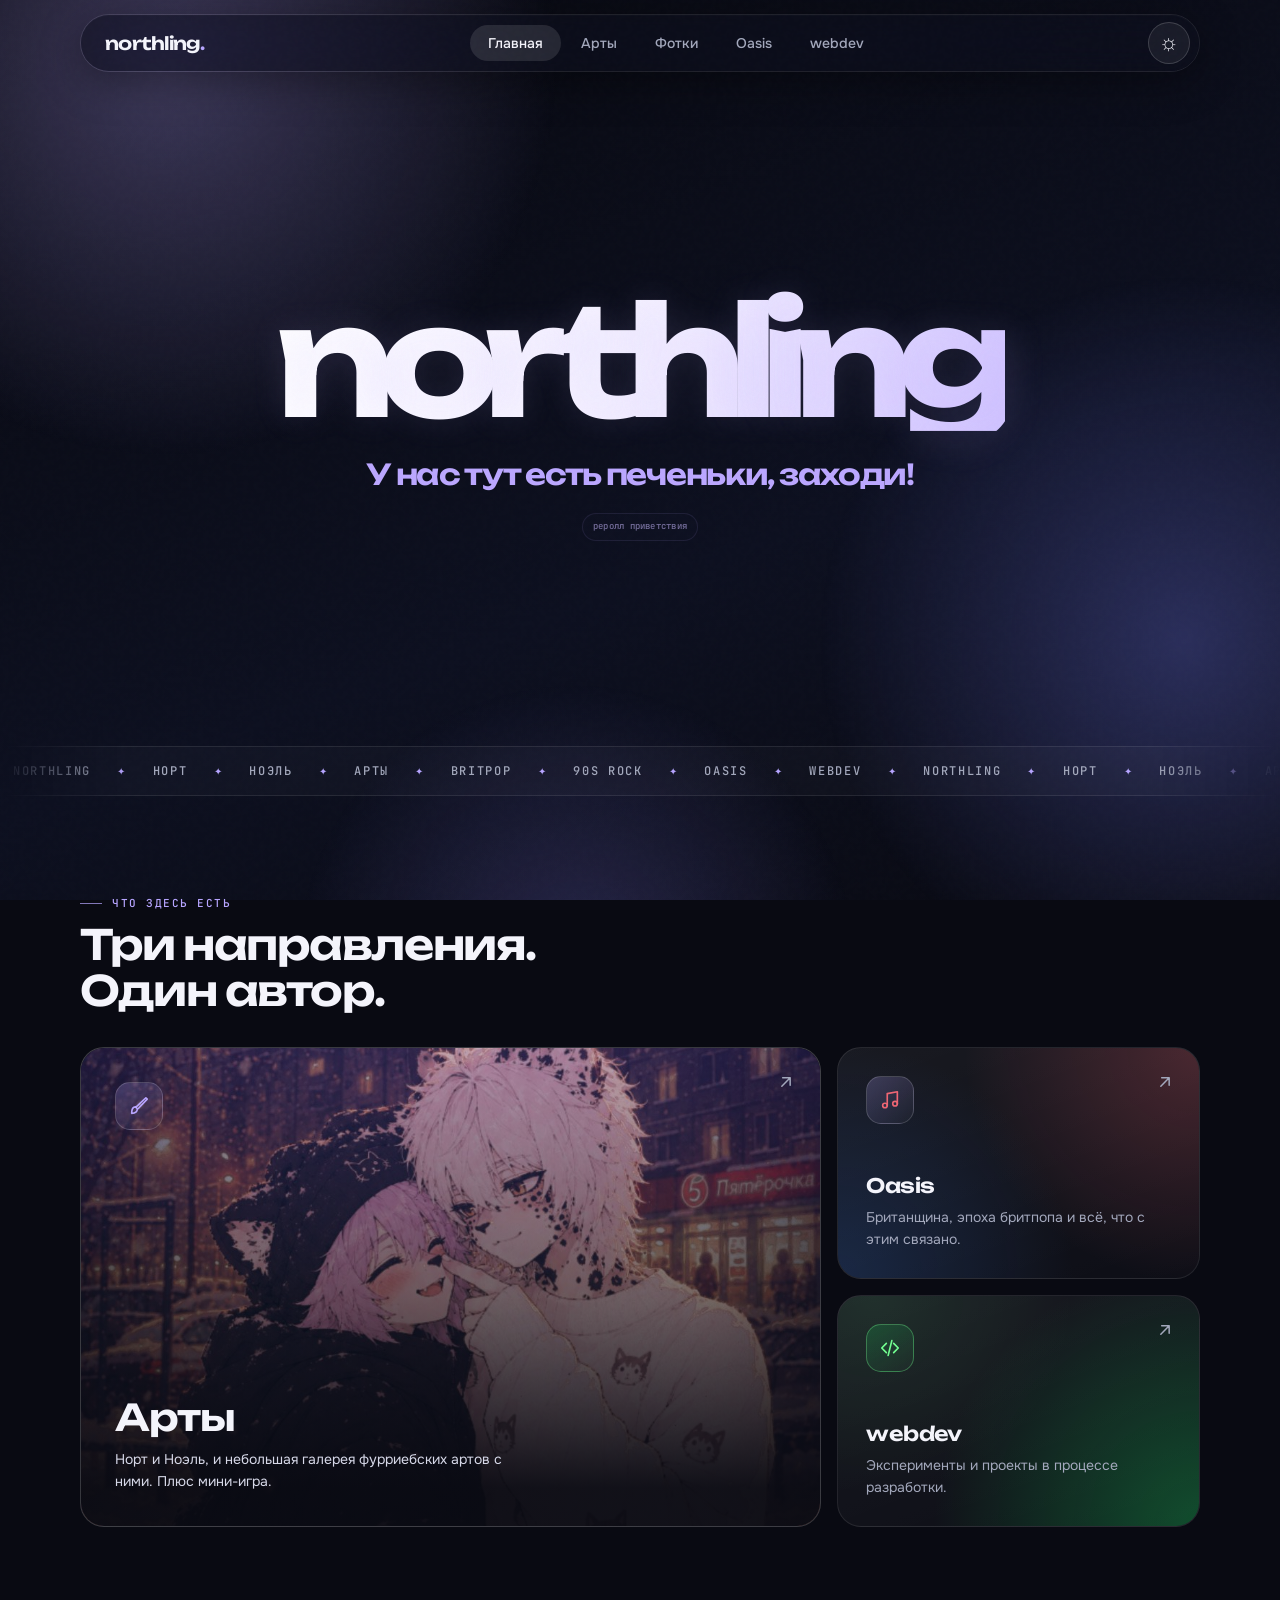
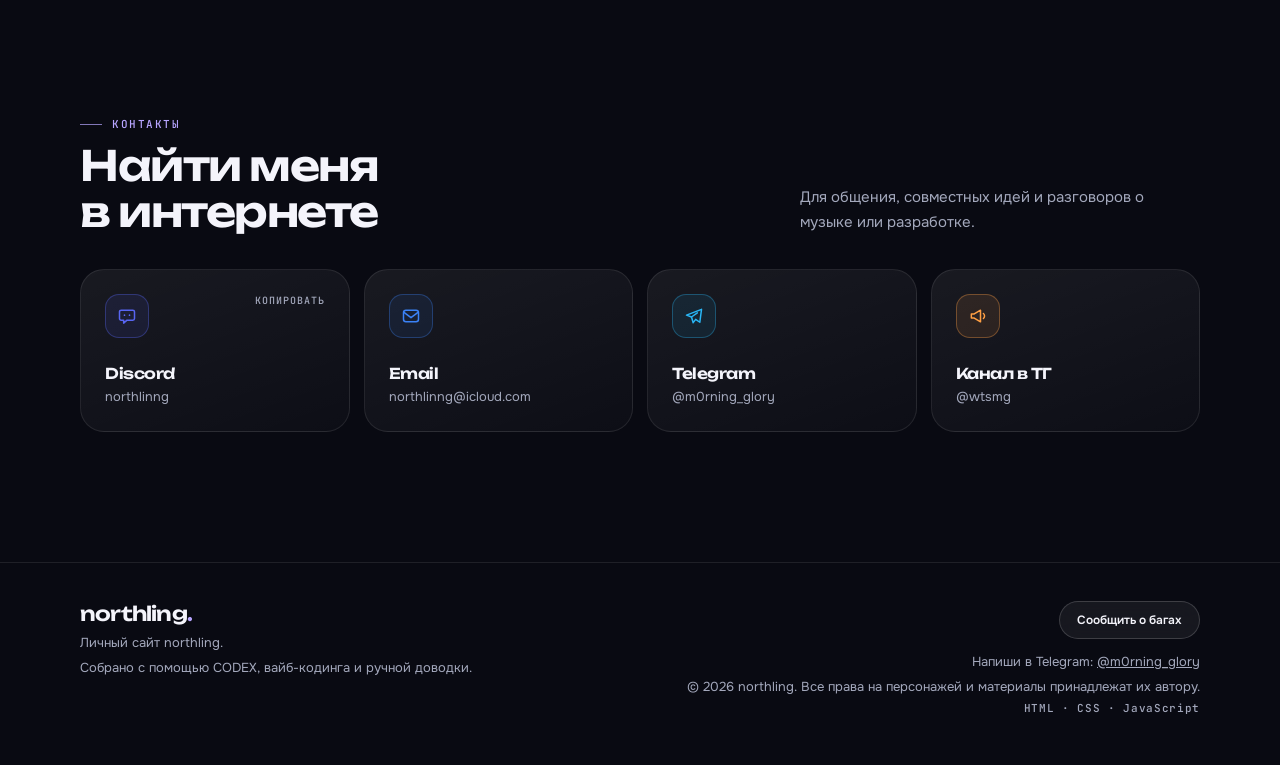
<file: index.html>
<!doctype html>
<html lang="ru"><head>
<meta charset="utf-8">
<meta name="viewport" content="width=device-width,initial-scale=1">
<meta name="theme-color" content="#090a12">
<meta name="color-scheme" content="dark">
<meta name="description" content="Главная — личный сайт northling: арты, Oasis и webdev.">
<meta property="og:title" content="Главная · northling">
<meta property="og:description" content="Главная — личный сайт northling: арты, Oasis и webdev.">
<meta property="og:image" content="img/night.jpg">
<title>Главная · northling</title>
<link rel="icon" href="favicon.svg" type="image/svg+xml">
<link rel="preconnect" href="https://fonts.googleapis.com">
<link rel="preconnect" href="https://fonts.gstatic.com" crossorigin>
<link href="https://fonts.googleapis.com/css2?family=JetBrains+Mono:wght@400;500;600&family=Onest:wght@400..800&family=Unbounded:wght@400..800&display=swap" rel="stylesheet">
<link rel="stylesheet" href="css/style.css">
<script>
try { const saved = localStorage.getItem('northling-theme'); if (saved === 'light' || saved === 'dark') document.documentElement.dataset.theme = saved; } catch (_) {}
document.documentElement.classList.add('js');
</script>
<script defer src="https://cdn.vercel-insights.com/v1/script.js"></script>
</head>
<body class="">
<svg width="0" height="0" style="position:absolute" aria-hidden="true" focusable="false"><defs>
<symbol id="i-arrow" viewBox="0 0 24 24"><path d="M7 17 17 7M8 7h9v9"/></symbol>
<symbol id="i-down" viewBox="0 0 24 24"><path d="M12 5v14M6 13l6 6 6-6"/></symbol>
<symbol id="i-cat" viewBox="0 0 24 24"><path d="M4 4.5 9 8h6l5-3.5V13a8 8 0 0 1-16 0z"/><circle cx="9" cy="13" r="1" fill="currentColor" stroke="none"/><circle cx="15" cy="13" r="1" fill="currentColor" stroke="none"/><path d="M11 16.2h2"/></symbol>
<symbol id="i-snow" viewBox="0 0 24 24"><path d="M12 3v18M4.5 7.5l15 9M19.5 7.5l-15 9M9.5 4.5 12 7l2.5-2.5M9.5 19.5 12 17l2.5 2.5"/></symbol>
<symbol id="i-moon" viewBox="0 0 24 24"><path d="M20 14.5A8.5 8.5 0 1 1 9.5 4a7 7 0 0 0 10.5 10.5z"/></symbol>
<symbol id="i-heart" viewBox="0 0 24 24"><path d="M12 20.5S4.5 16 4.5 10A4.2 4.2 0 0 1 12 7.6 4.2 4.2 0 0 1 19.5 10c0 6-7.5 10.5-7.5 10.5z"/></symbol>
<symbol id="i-spark" viewBox="0 0 24 24"><path d="M12 2c.7 5.6 4.4 9.3 10 10-5.6.7-9.3 4.4-10 10-.7-5.6-4.4-9.3-10-10 5.6-.7 9.3-4.4 10-10z" fill="currentColor" stroke="none"/></symbol>
<symbol id="i-note" viewBox="0 0 24 24"><path d="M9 18V5l11-2v13"/><circle cx="6.5" cy="18" r="2.5"/><circle cx="17.5" cy="16" r="2.5"/></symbol>
<symbol id="i-code" viewBox="0 0 24 24"><path d="m8 7-5 5 5 5M16 7l5 5-5 5M14 4l-4 16"/></symbol>
<symbol id="i-brush" viewBox="0 0 24 24"><path d="M4 20c4.2 0 6.2-2 6.2-5l-2-2c-3.2 0-4.2 3-4.2 7zM9 13 19.5 3 21 4.5 11 15"/></symbol>
<symbol id="i-discord" viewBox="0 0 24 24"><path d="M5 5h14a2 2 0 0 1 2 2v8a2 2 0 0 1-2 2h-7l-4 3.5V17H5a2 2 0 0 1-2-2V7a2 2 0 0 1 2-2z"/><circle cx="9" cy="11" r="1" fill="currentColor" stroke="none"/><circle cx="15" cy="11" r="1" fill="currentColor" stroke="none"/></symbol>
<symbol id="i-mail" viewBox="0 0 24 24"><rect x="3" y="5" width="18" height="14" rx="3"/><path d="m4 8 8 6 8-6"/></symbol>
<symbol id="i-tg" viewBox="0 0 24 24"><path d="M21 4 3 11l6 2.2L11 20l3-4 5 3.5z"/><path d="m9 13.2 7-5"/></symbol>
<symbol id="i-channel" viewBox="0 0 24 24"><path d="M4 9.5v5h3.5L15 19V5L7.5 9.5z"/><path d="M18.5 9a4 4 0 0 1 0 6"/></symbol>
<symbol id="i-play" viewBox="0 0 24 24"><path d="M8 5.5v13l11-6.5z"/></symbol>
<symbol id="i-close" viewBox="0 0 24 24"><path d="M6 6l12 12M18 6 6 18"/></symbol>
<symbol id="i-prev" viewBox="0 0 24 24"><path d="m15 5-7 7 7 7"/></symbol>
<symbol id="i-next" viewBox="0 0 24 24"><path d="m9 5 7 7-7 7"/></symbol>
</defs></svg>
<div class="bg" aria-hidden="true"><i></i><i></i><i></i></div>
<div class="grain" aria-hidden="true"></div>
<header class="top"><div class="wrap"><div class="pill">
<a class="brand" href="index.html">northling<span>.</span></a>
<nav id="menu" aria-label="Основная навигация"><a href="index.html" aria-current="page">Главная</a><a href="arts.html">Арты</a><a href="photos.html">Фотки</a><a href="oasis.html">Oasis</a><a href="webdev.html">webdev</a></nav>
<button class="theme-toggle" type="button" aria-label="Переключить на светлую тему" aria-pressed="false" title="Переключить тему">☼</button>
<button class="nav-toggle" type="button" aria-label="Открыть меню" aria-expanded="false" aria-controls="menu"><span></span><span></span></button>
</div></div></header>
<main>

<section class="hero home-hero"><div class="wrap home-center">
<h1 class="home-wordmark" data-site-content="home_wordmark">northling</h1>
<p id="welcome" class="home-welcome" aria-live="polite" aria-atomic="true">Привет. Я northling.</p>
<button id="greeting-reroll" class="home-reroll" type="button">реролл приветствия</button>
</div></section>
<div class="marquee" aria-hidden="true"><div class="marquee-track"><div class="marquee-group"><span>northling</span><span>Норт</span><span>Ноэль</span><span>арты</span><span>britpop</span><span>90s rock</span><span>Oasis</span><span>webdev</span></div><div class="marquee-group"><span>northling</span><span>Норт</span><span>Ноэль</span><span>арты</span><span>britpop</span><span>90s rock</span><span>Oasis</span><span>webdev</span></div></div></div>
<section class="sec"><div class="wrap">
<div class="section-head"><div><span class="eyebrow">что здесь есть</span><h2>Три направления.<br>Один автор.</h2></div></div>
<div class="bento">
<a class="card b-arts rv" href="arts.html"><img src="img/snow.jpg" data-site-image="arts_cover" alt="" loading="lazy"><svg class="i go" aria-hidden="true"><use href="#i-arrow"/></svg><span class="ico"><svg class="i " aria-hidden="true"><use href="#i-brush"/></svg></span><h3>Арты</h3><p data-site-content="home_arts_card">Норт и Ноэль, визуальные эксперименты и небольшая галерея. Плюс мини-игра.</p></a>
<a class="card b-oasis rv" href="oasis.html"><svg class="i go" aria-hidden="true"><use href="#i-arrow"/></svg><span class="ico"><svg class="i " aria-hidden="true"><use href="#i-note"/></svg></span><h3>Oasis</h3><p data-site-content="home_oasis_card">Британские гитары, эпоха бритпопа и всё, что с этим связано.</p></a>
<a class="card b-web rv" href="webdev.html"><svg class="i go" aria-hidden="true"><use href="#i-arrow"/></svg><span class="ico"><svg class="i " aria-hidden="true"><use href="#i-code"/></svg></span><h3>webdev</h3><p data-site-content="home_webdev_card">Эксперименты и проекты в процессе разработки.</p></a>
</div></div></section>
<section class="sec" id="contact"><div class="wrap">
<div class="section-head"><div><span class="eyebrow">контакты</span><h2>Найти меня<br>в интернете</h2></div><p>Для общения, совместных идей и разговоров о музыке или разработке.</p></div>
<div class="contact-grid">
<button class="card contact contact-discord rv" type="button" data-copy="northlinng"><span class="hint">копировать</span><span class="ico"><svg class="i " aria-hidden="true"><use href="#i-discord"/></svg></span><strong>Discord</strong><span class="v">northlinng</span></button>
<a class="card contact contact-email rv" href="mailto:northlinng@icloud.com"><span class="ico"><svg class="i " aria-hidden="true"><use href="#i-mail"/></svg></span><strong>Email</strong><span class="v">northlinng@icloud.com</span></a>
<a class="card contact contact-telegram rv" href="https://t.me/m0rning_glory" target="_blank" rel="noopener noreferrer"><span class="ico"><svg class="i " aria-hidden="true"><use href="#i-tg"/></svg></span><strong>Telegram</strong><span class="v">@m0rning_glory</span></a>
<a class="card contact contact-channel rv" href="https://t.me/wtsmg" target="_blank" rel="noopener noreferrer"><span class="ico"><svg class="i " aria-hidden="true"><use href="#i-channel"/></svg></span><strong>Канал в ТГ</strong><span class="v">@wtsmg</span></a>
</div></div></section>

</main>
<footer class="footer"><div class="wrap footrow">
<div><div class="footbrand">northling<span>.</span></div><p>Личный сайт northling.</p><p>Собрано с помощью CODEX, вайб-кодинга и ручной доводки.</p></div>
<div class="right"><a class="btn bug-report" href="https://t.me/m0rning_glory" target="_blank" rel="noopener noreferrer">Сообщить о багах</a><p>Напиши в Telegram: <a href="https://t.me/m0rning_glory" target="_blank" rel="noopener noreferrer">@m0rning_glory</a></p><p>© 2026 northling. Все права на персонажей и материалы принадлежат их автору.</p><p class="mono">HTML · CSS · JavaScript</p></div>
</div></footer>
<div class="toast" role="status" aria-live="polite"></div>
<script src="js/content.js"></script>
<script src="js/main.js"></script>

</body></html>
</file>
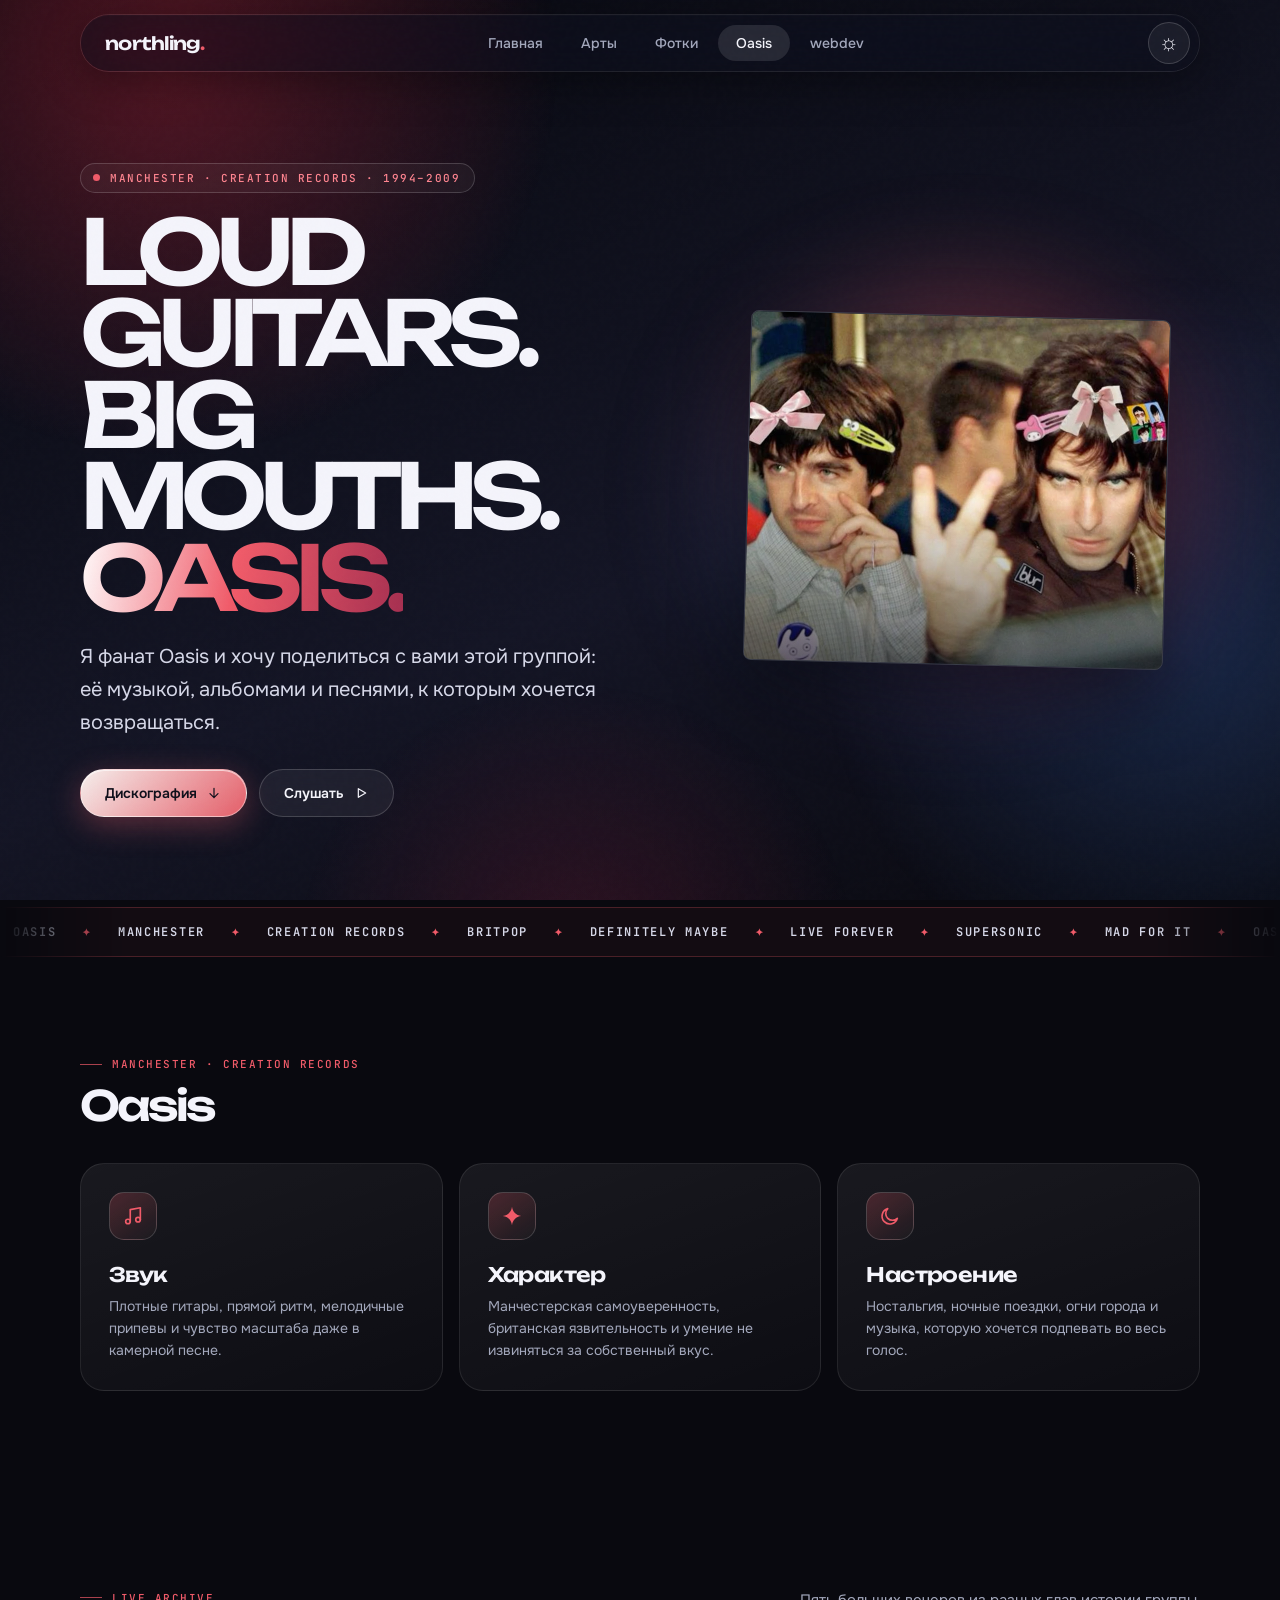
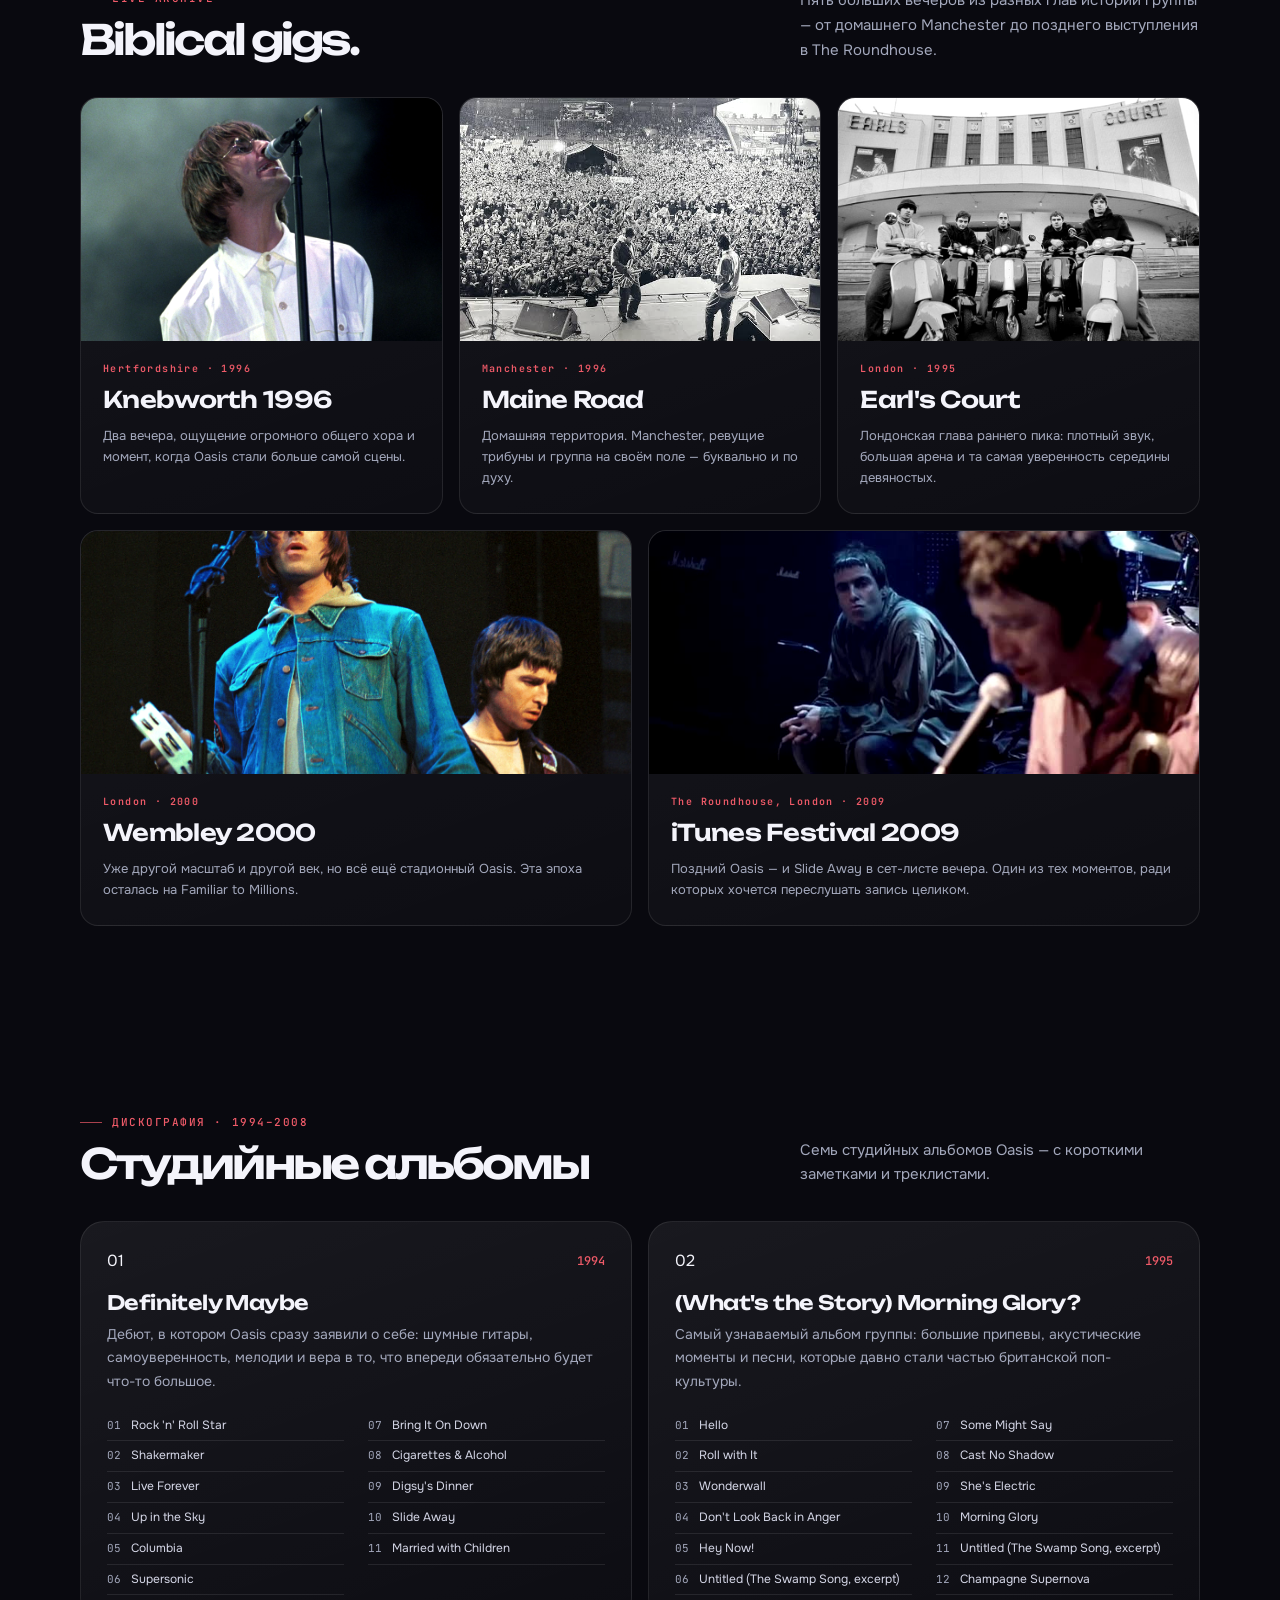
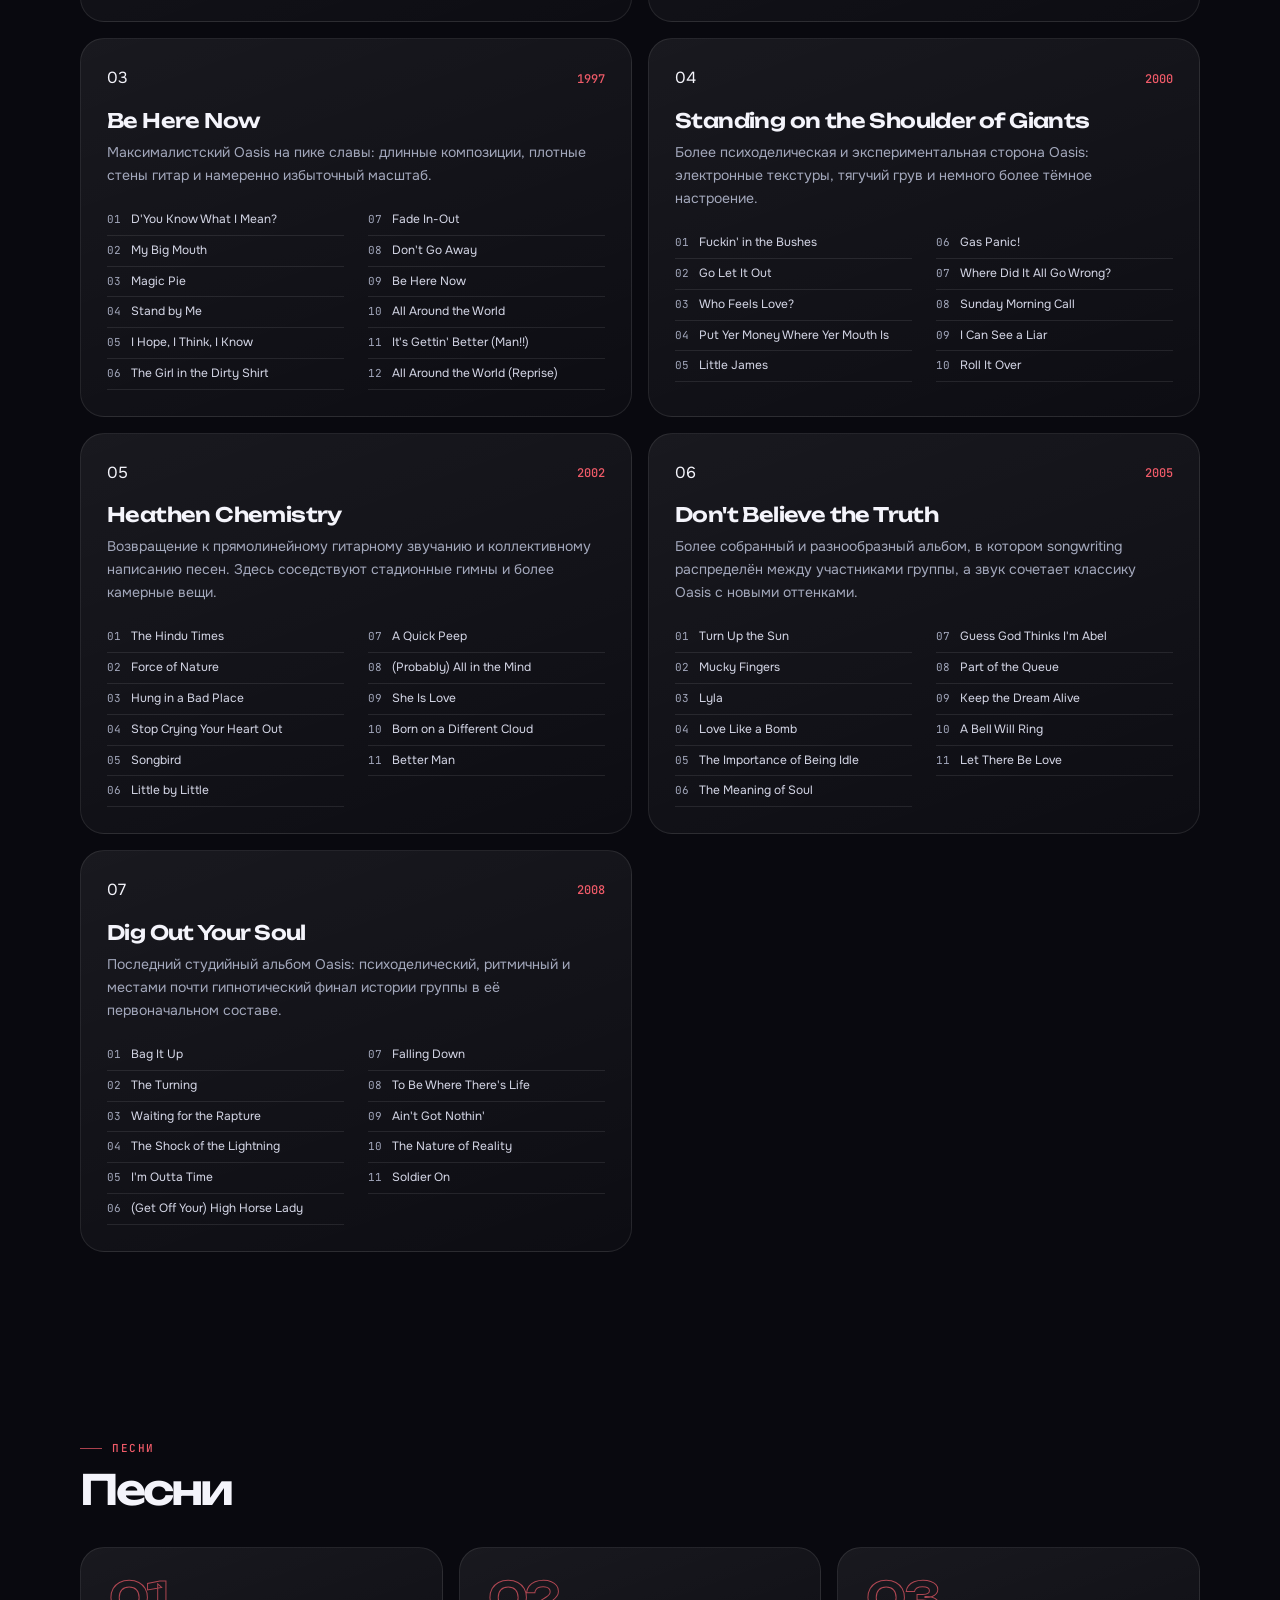
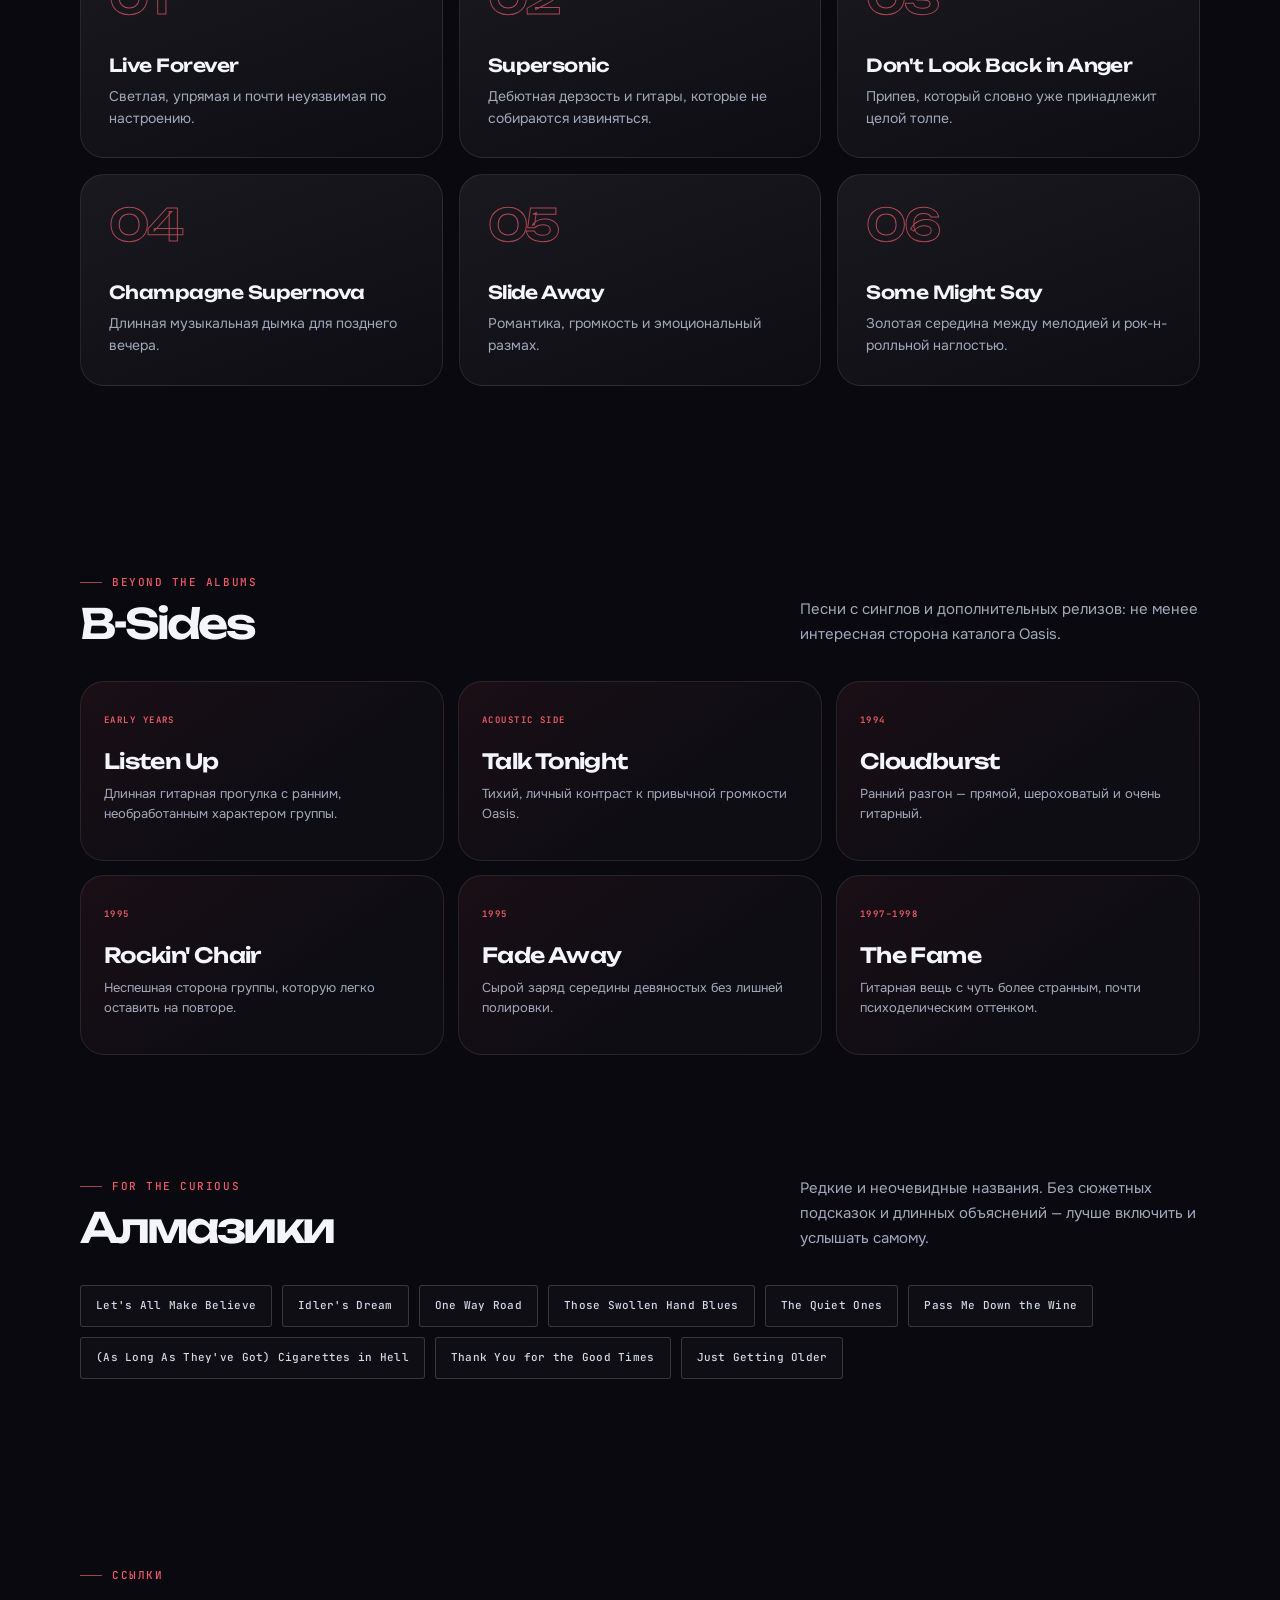
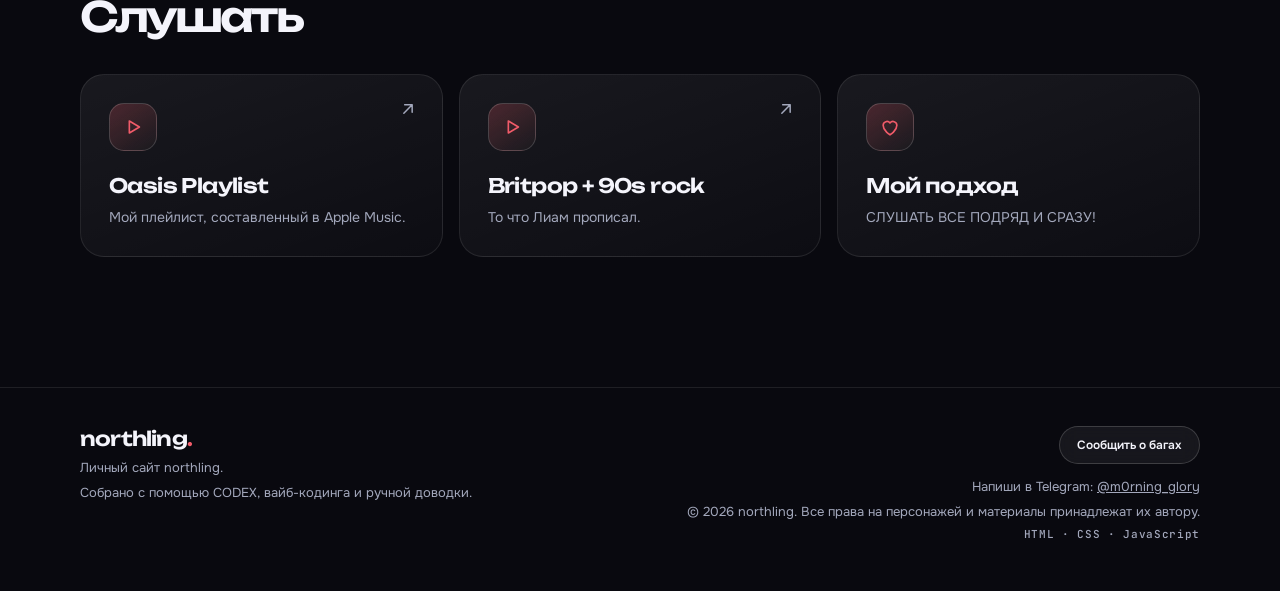
<file: oasis.html>
<!doctype html>
<html lang="ru"><head>
<meta charset="utf-8">
<meta name="viewport" content="width=device-width,initial-scale=1">
<meta name="theme-color" content="#090a12">
<meta name="color-scheme" content="dark">
<meta name="description" content="Oasis — альбомы, песни и плейлисты на сайте northling.">
<meta property="og:title" content="Oasis · northling">
<meta property="og:description" content="Oasis — альбомы, песни и плейлисты на сайте northling.">
<meta property="og:image" content="img/night.jpg">
<title>Oasis · northling</title>
<link rel="icon" href="favicon.svg" type="image/svg+xml">
<link rel="preconnect" href="https://fonts.googleapis.com">
<link rel="preconnect" href="https://fonts.gstatic.com" crossorigin>
<link href="https://fonts.googleapis.com/css2?family=JetBrains+Mono:wght@400;500;600&family=Onest:wght@400..800&family=Unbounded:wght@400..800&display=swap" rel="stylesheet">
<link rel="stylesheet" href="css/style.css">
<script>
try { const saved = localStorage.getItem('northling-theme'); if (saved === 'light' || saved === 'dark') document.documentElement.dataset.theme = saved; } catch (_) {}
document.documentElement.classList.add('js');
</script>
<script defer src="https://cdn.vercel-insights.com/v1/script.js"></script>
</head>
<body class="oasis-page">
<svg width="0" height="0" style="position:absolute" aria-hidden="true" focusable="false"><defs>
<symbol id="i-arrow" viewBox="0 0 24 24"><path d="M7 17 17 7M8 7h9v9"/></symbol>
<symbol id="i-down" viewBox="0 0 24 24"><path d="M12 5v14M6 13l6 6 6-6"/></symbol>
<symbol id="i-cat" viewBox="0 0 24 24"><path d="M4 4.5 9 8h6l5-3.5V13a8 8 0 0 1-16 0z"/><circle cx="9" cy="13" r="1" fill="currentColor" stroke="none"/><circle cx="15" cy="13" r="1" fill="currentColor" stroke="none"/><path d="M11 16.2h2"/></symbol>
<symbol id="i-snow" viewBox="0 0 24 24"><path d="M12 3v18M4.5 7.5l15 9M19.5 7.5l-15 9M9.5 4.5 12 7l2.5-2.5M9.5 19.5 12 17l2.5 2.5"/></symbol>
<symbol id="i-moon" viewBox="0 0 24 24"><path d="M20 14.5A8.5 8.5 0 1 1 9.5 4a7 7 0 0 0 10.5 10.5z"/></symbol>
<symbol id="i-heart" viewBox="0 0 24 24"><path d="M12 20.5S4.5 16 4.5 10A4.2 4.2 0 0 1 12 7.6 4.2 4.2 0 0 1 19.5 10c0 6-7.5 10.5-7.5 10.5z"/></symbol>
<symbol id="i-spark" viewBox="0 0 24 24"><path d="M12 2c.7 5.6 4.4 9.3 10 10-5.6.7-9.3 4.4-10 10-.7-5.6-4.4-9.3-10-10 5.6-.7 9.3-4.4 10-10z" fill="currentColor" stroke="none"/></symbol>
<symbol id="i-note" viewBox="0 0 24 24"><path d="M9 18V5l11-2v13"/><circle cx="6.5" cy="18" r="2.5"/><circle cx="17.5" cy="16" r="2.5"/></symbol>
<symbol id="i-code" viewBox="0 0 24 24"><path d="m8 7-5 5 5 5M16 7l5 5-5 5M14 4l-4 16"/></symbol>
<symbol id="i-brush" viewBox="0 0 24 24"><path d="M4 20c4.2 0 6.2-2 6.2-5l-2-2c-3.2 0-4.2 3-4.2 7zM9 13 19.5 3 21 4.5 11 15"/></symbol>
<symbol id="i-discord" viewBox="0 0 24 24"><path d="M5 5h14a2 2 0 0 1 2 2v8a2 2 0 0 1-2 2h-7l-4 3.5V17H5a2 2 0 0 1-2-2V7a2 2 0 0 1 2-2z"/><circle cx="9" cy="11" r="1" fill="currentColor" stroke="none"/><circle cx="15" cy="11" r="1" fill="currentColor" stroke="none"/></symbol>
<symbol id="i-mail" viewBox="0 0 24 24"><rect x="3" y="5" width="18" height="14" rx="3"/><path d="m4 8 8 6 8-6"/></symbol>
<symbol id="i-tg" viewBox="0 0 24 24"><path d="M21 4 3 11l6 2.2L11 20l3-4 5 3.5z"/><path d="m9 13.2 7-5"/></symbol>
<symbol id="i-channel" viewBox="0 0 24 24"><path d="M4 9.5v5h3.5L15 19V5L7.5 9.5z"/><path d="M18.5 9a4 4 0 0 1 0 6"/></symbol>
<symbol id="i-play" viewBox="0 0 24 24"><path d="M8 5.5v13l11-6.5z"/></symbol>
<symbol id="i-close" viewBox="0 0 24 24"><path d="M6 6l12 12M18 6 6 18"/></symbol>
<symbol id="i-prev" viewBox="0 0 24 24"><path d="m15 5-7 7 7 7"/></symbol>
<symbol id="i-next" viewBox="0 0 24 24"><path d="m9 5 7 7-7 7"/></symbol>
</defs></svg>
<div class="bg" aria-hidden="true"><i></i><i></i><i></i></div>
<div class="grain" aria-hidden="true"></div>
<header class="top"><div class="wrap"><div class="pill">
<a class="brand" href="index.html">northling<span>.</span></a>
<nav id="menu" aria-label="Основная навигация"><a href="index.html">Главная</a><a href="arts.html">Арты</a><a href="photos.html">Фотки</a><a href="oasis.html" aria-current="page">Oasis</a><a href="webdev.html">webdev</a></nav>
<button class="theme-toggle" type="button" aria-label="Переключить на светлую тему" aria-pressed="false" title="Переключить тему">☼</button>
<button class="nav-toggle" type="button" aria-label="Открыть меню" aria-expanded="false" aria-controls="menu"><span></span><span></span></button>
</div></div></header>
<main>

<section class="hero oasis-hero"><div class="wrap hero-grid">
<div class="hero-text">
<span class="eyebrow pillish" data-site-content="oasis_hero_eyebrow">Manchester · Creation Records · 1994–2009</span>
<h1 class="oasis-display"><span data-site-content="oasis_hero_title_line1">LOUD GUITARS.</span><br><span data-site-content="oasis_hero_title_line2">BIG MOUTHS.</span><br><span class="grad" data-site-content="oasis_hero_title_bottom">Oasis.</span></h1>
<p class="lead" data-site-content="oasis_intro">Я фанат Oasis и хочу поделиться с вами этой группой: её музыкой, альбомами и песнями, к которым хочется возвращаться.</p>
<div class="actions"><a class="btn primary" href="#albums">Дискография <svg class="i " aria-hidden="true"><use href="#i-down"/></svg></a><a class="btn" href="#listen">Слушать <svg class="i " aria-hidden="true"><use href="#i-play"/></svg></a></div>
</div>
<div class="hero-visual">
<div class="frame"><img class="oasis-band-image" src="img/oasis-band.png" data-site-image="oasis_cover" data-site-image-alt="oasis_cover_alt" alt="Oasis" fetchpriority="high"></div>
</div>
</div></section>
<div class="marquee" aria-hidden="true"><div class="marquee-track" data-site-marquee="oasis_marquee"><div class="marquee-group"><span>Oasis</span><span>Manchester</span><span>Creation Records</span><span>Britpop</span><span>Definitely Maybe</span><span>Live Forever</span><span>Supersonic</span><span>Mad for it</span></div><div class="marquee-group"><span>Oasis</span><span>Manchester</span><span>Creation Records</span><span>Britpop</span><span>Definitely Maybe</span><span>Live Forever</span><span>Supersonic</span><span>Mad for it</span></div></div></div>
<section class="sec"><div class="wrap">
<div class="section-head"><div><span class="eyebrow" data-site-content="oasis_overview_eyebrow">Manchester · 1991–2009</span><h2 data-site-content="oasis_overview_title">Oasis</h2></div></div>
<div class="cards">
<article class="card rv"><span class="ico"><svg class="i " aria-hidden="true"><use href="#i-note"/></svg></span><h3>Звук</h3><p>Плотные гитары, прямой ритм, мелодичные припевы и чувство масштаба даже в камерной песне.</p></article>
<article class="card rv"><span class="ico"><svg class="i " aria-hidden="true"><use href="#i-spark"/></svg></span><h3>Характер</h3><p>Манчестерская самоуверенность, британская язвительность и умение не извиняться за собственный вкус.</p></article>
<article class="card rv"><span class="ico"><svg class="i " aria-hidden="true"><use href="#i-moon"/></svg></span><h3>Настроение</h3><p>Ностальгия, ночные поездки, огни города и музыка, которую хочется подпевать во весь голос.</p></article>
</div></div></section>

<section class="sec oasis-live" id="live-archive"><div class="wrap">
<div class="section-head"><div><span class="eyebrow" data-site-content="oasis_live_eyebrow">LIVE ARCHIVE</span><h2 data-site-content="oasis_live_title">Biblical gigs.</h2></div><p data-site-content="oasis_live_intro">Пять больших вечеров из разных глав истории группы — от домашнего Manchester до позднего выступления в The Roundhouse.</p></div>
<div class="concert-grid" id="oasisLiveArchive"><p class="muted small">Загружаем концертный архив…</p></div></div></section>

<section class="sec" id="albums"><div class="wrap">
<div class="section-head"><div><span class="eyebrow" data-site-content="oasis_album_eyebrow">дискография · 1994–2008</span><h2 data-site-content="oasis_album_title">Студийные альбомы</h2></div><p data-site-content="oasis_album_intro">Семь студийных альбомов Oasis — с короткими заметками и треклистами.</p></div>
<div class="album-grid" id="oasisAlbums"><p class="muted small">Загружаем дискографию…</p></div>
</div></section>
<section class="sec"><div class="wrap">
<div class="section-head"><div><span class="eyebrow" data-site-content="oasis_songs_eyebrow">песни</span><h2 data-site-content="oasis_songs_title">Песни</h2></div></div>
<div class="cards" id="oasisSongs"><p class="muted small">Загружаем песни…</p></div>

</div></section>

<section class="sec oasis-b-sides"><div class="wrap">
<div class="section-head"><div><span class="eyebrow" data-site-content="oasis_bside_eyebrow">BEYOND THE ALBUMS</span><h2 data-site-content="oasis_bside_title">B-Sides</h2></div><p data-site-content="oasis_bside_intro">Песни с синглов и дополнительных релизов: не менее интересная сторона каталога Oasis.</p></div>
<div class="bside-grid" id="oasisBSides"><p class="muted small">Загружаем подборку B-sides…</p></div>
</div></section>
<section class="sec oasis-deepcuts"><div class="wrap">
<div class="section-head"><div><span class="eyebrow" data-site-content="oasis_deepcuts_eyebrow">FOR THE CURIOUS</span><h2 data-site-content="oasis_deepcuts_title">Алмазики</h2></div><p data-site-content="oasis_deepcuts_intro">Редкие и неочевидные названия. Без сюжетных подсказок и длинных объяснений — лучше включить и услышать самому.</p></div>
<div class="deepcut-list" id="oasisDeepCuts"><p class="muted small">Загружаем редкие песни…</p></div>
</div></section>

<section class="sec" id="listen"><div class="wrap">
<div class="section-head"><div><span class="eyebrow" data-site-content="oasis_listen_eyebrow">ссылки</span><h2 data-site-content="oasis_listen_title">Слушать</h2></div></div>
<div class="cards">
<a class="card rv" href="https://music.apple.com/library/playlist/p.PkxV8JvhV2g18AY" target="_blank" rel="noopener noreferrer"><svg class="i go" aria-hidden="true"><use href="#i-arrow"/></svg><span class="ico"><svg class="i " aria-hidden="true"><use href="#i-play"/></svg></span><h3 data-site-content="oasis_playlist_title">My Apple Music Playlist</h3><p data-site-content="oasis_playlist_text">Мой плейлист, составленный в Apple Music.</p></a>
<a class="card rv" href="https://music.apple.com/tr/playlist/britpop-90s-rock/pl.u-9N9L2GyIyxpLDJP" target="_blank" rel="noopener noreferrer"><svg class="i go" aria-hidden="true"><use href="#i-arrow"/></svg><span class="ico"><svg class="i " aria-hidden="true"><use href="#i-play"/></svg></span><h3 data-site-content="oasis_britpop_title">Britpop + 90s rock</h3><p data-site-content="oasis_britpop_text">Британские гитары и соседние музыкальные миры.</p></a>
<article class="card rv"><span class="ico"><svg class="i " aria-hidden="true"><use href="#i-heart"/></svg></span><h3 data-site-content="oasis_approach_title">Мой подход</h3><p data-site-content="oasis_approach_text">Слушать альбомами, переслушивать любимые треки и не стесняться громкости.</p></article>
</div></div></section>

</main>
<footer class="footer"><div class="wrap footrow">
<div><div class="footbrand">northling<span>.</span></div><p>Личный сайт northling.</p><p>Собрано с помощью CODEX, вайб-кодинга и ручной доводки.</p></div>
<div class="right"><a class="btn bug-report" href="https://t.me/m0rning_glory" target="_blank" rel="noopener noreferrer">Сообщить о багах</a><p>Напиши в Telegram: <a href="https://t.me/m0rning_glory" target="_blank" rel="noopener noreferrer">@m0rning_glory</a></p><p>© 2026 northling. Все права на персонажей и материалы принадлежат их автору.</p><p class="mono">HTML · CSS · JavaScript</p></div>
</div></footer>
<div class="toast" role="status" aria-live="polite"></div>
<script src="js/oasis.js"></script>
<script src="js/content.js"></script>
<script src="js/main.js"></script>

</body></html>
</file>
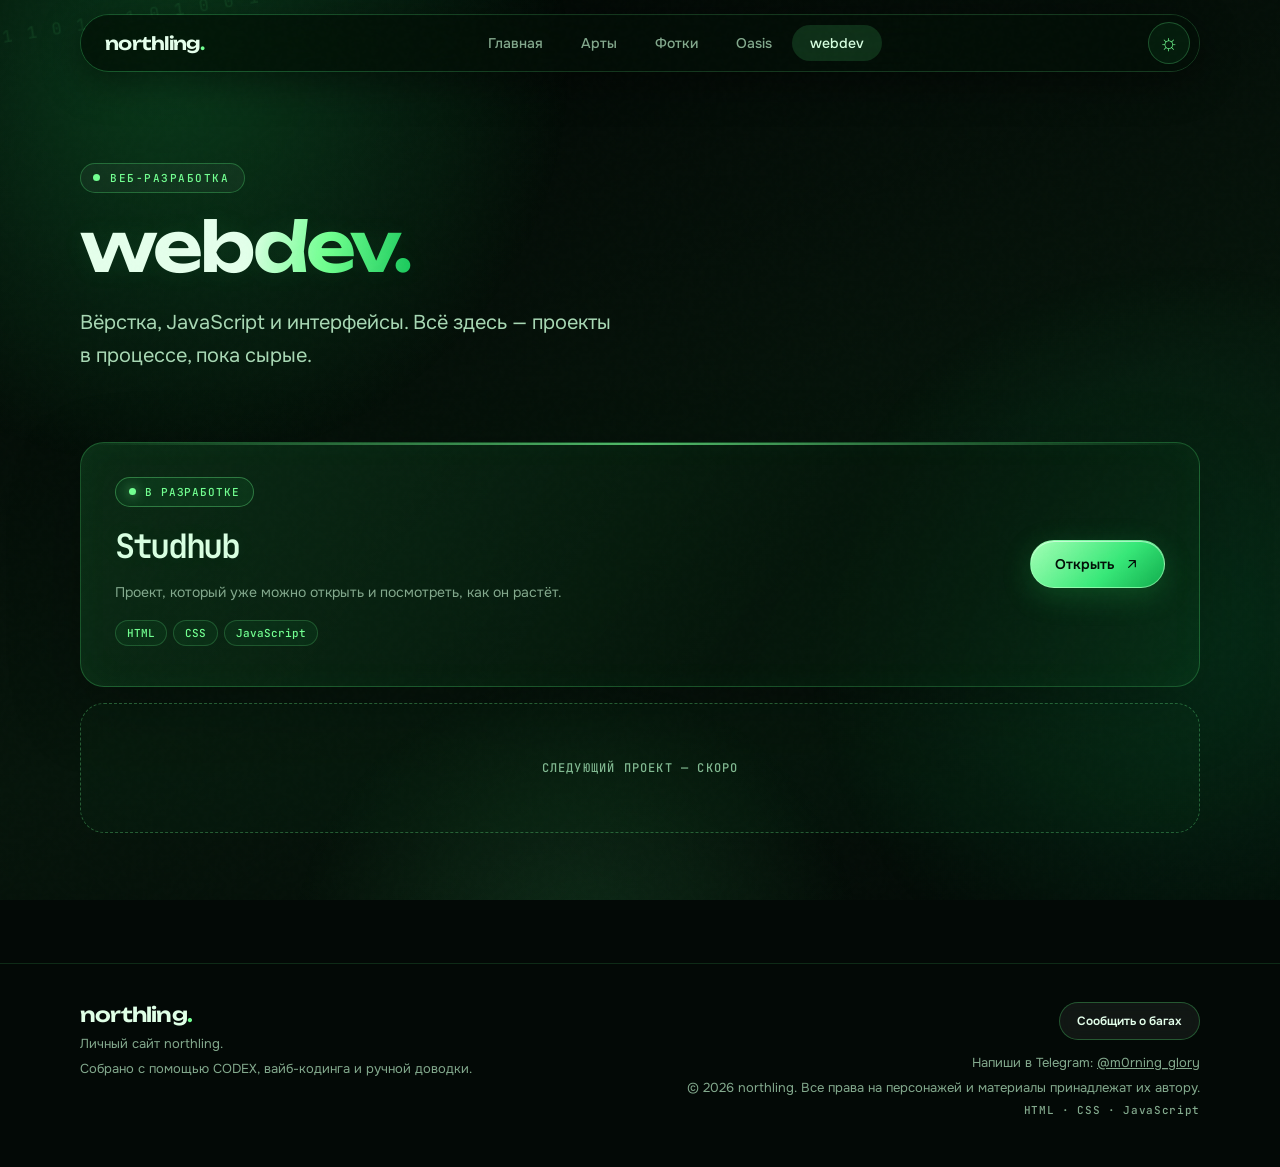
<file: webdev.html>
<!doctype html>
<html lang="ru"><head>
<meta charset="utf-8">
<meta name="viewport" content="width=device-width,initial-scale=1">
<meta name="theme-color" content="#090a12">
<meta name="color-scheme" content="dark">
<meta name="description" content="webdev — проекты northling.">
<meta property="og:title" content="webdev · northling">
<meta property="og:description" content="webdev — проекты northling.">
<meta property="og:image" content="img/night.jpg">
<title>webdev · northling</title>
<link rel="icon" href="favicon.svg" type="image/svg+xml">
<link rel="preconnect" href="https://fonts.googleapis.com">
<link rel="preconnect" href="https://fonts.gstatic.com" crossorigin>
<link href="https://fonts.googleapis.com/css2?family=JetBrains+Mono:wght@400;500;600&family=Onest:wght@400..800&family=Unbounded:wght@400..800&display=swap" rel="stylesheet">
<link rel="stylesheet" href="css/style.css">
<script>
try { const saved = localStorage.getItem('northling-theme'); if (saved === 'light' || saved === 'dark') document.documentElement.dataset.theme = saved; } catch (_) {}
document.documentElement.classList.add('js');
</script>
<script defer src="https://cdn.vercel-insights.com/v1/script.js"></script>
</head>
<body class="webdev-page">
<svg width="0" height="0" style="position:absolute" aria-hidden="true" focusable="false"><defs>
<symbol id="i-arrow" viewBox="0 0 24 24"><path d="M7 17 17 7M8 7h9v9"/></symbol>
<symbol id="i-down" viewBox="0 0 24 24"><path d="M12 5v14M6 13l6 6 6-6"/></symbol>
<symbol id="i-cat" viewBox="0 0 24 24"><path d="M4 4.5 9 8h6l5-3.5V13a8 8 0 0 1-16 0z"/><circle cx="9" cy="13" r="1" fill="currentColor" stroke="none"/><circle cx="15" cy="13" r="1" fill="currentColor" stroke="none"/><path d="M11 16.2h2"/></symbol>
<symbol id="i-snow" viewBox="0 0 24 24"><path d="M12 3v18M4.5 7.5l15 9M19.5 7.5l-15 9M9.5 4.5 12 7l2.5-2.5M9.5 19.5 12 17l2.5 2.5"/></symbol>
<symbol id="i-moon" viewBox="0 0 24 24"><path d="M20 14.5A8.5 8.5 0 1 1 9.5 4a7 7 0 0 0 10.5 10.5z"/></symbol>
<symbol id="i-heart" viewBox="0 0 24 24"><path d="M12 20.5S4.5 16 4.5 10A4.2 4.2 0 0 1 12 7.6 4.2 4.2 0 0 1 19.5 10c0 6-7.5 10.5-7.5 10.5z"/></symbol>
<symbol id="i-spark" viewBox="0 0 24 24"><path d="M12 2c.7 5.6 4.4 9.3 10 10-5.6.7-9.3 4.4-10 10-.7-5.6-4.4-9.3-10-10 5.6-.7 9.3-4.4 10-10z" fill="currentColor" stroke="none"/></symbol>
<symbol id="i-note" viewBox="0 0 24 24"><path d="M9 18V5l11-2v13"/><circle cx="6.5" cy="18" r="2.5"/><circle cx="17.5" cy="16" r="2.5"/></symbol>
<symbol id="i-code" viewBox="0 0 24 24"><path d="m8 7-5 5 5 5M16 7l5 5-5 5M14 4l-4 16"/></symbol>
<symbol id="i-brush" viewBox="0 0 24 24"><path d="M4 20c4.2 0 6.2-2 6.2-5l-2-2c-3.2 0-4.2 3-4.2 7zM9 13 19.5 3 21 4.5 11 15"/></symbol>
<symbol id="i-discord" viewBox="0 0 24 24"><path d="M5 5h14a2 2 0 0 1 2 2v8a2 2 0 0 1-2 2h-7l-4 3.5V17H5a2 2 0 0 1-2-2V7a2 2 0 0 1 2-2z"/><circle cx="9" cy="11" r="1" fill="currentColor" stroke="none"/><circle cx="15" cy="11" r="1" fill="currentColor" stroke="none"/></symbol>
<symbol id="i-mail" viewBox="0 0 24 24"><rect x="3" y="5" width="18" height="14" rx="3"/><path d="m4 8 8 6 8-6"/></symbol>
<symbol id="i-tg" viewBox="0 0 24 24"><path d="M21 4 3 11l6 2.2L11 20l3-4 5 3.5z"/><path d="m9 13.2 7-5"/></symbol>
<symbol id="i-channel" viewBox="0 0 24 24"><path d="M4 9.5v5h3.5L15 19V5L7.5 9.5z"/><path d="M18.5 9a4 4 0 0 1 0 6"/></symbol>
<symbol id="i-play" viewBox="0 0 24 24"><path d="M8 5.5v13l11-6.5z"/></symbol>
<symbol id="i-close" viewBox="0 0 24 24"><path d="M6 6l12 12M18 6 6 18"/></symbol>
<symbol id="i-prev" viewBox="0 0 24 24"><path d="m15 5-7 7 7 7"/></symbol>
<symbol id="i-next" viewBox="0 0 24 24"><path d="m9 5 7 7-7 7"/></symbol>
</defs></svg>
<div class="bg" aria-hidden="true"><i></i><i></i><i></i></div>
<div class="grain" aria-hidden="true"></div>
<header class="top"><div class="wrap"><div class="pill">
<a class="brand" href="index.html">northling<span>.</span></a>
<nav id="menu" aria-label="Основная навигация"><a href="index.html">Главная</a><a href="arts.html">Арты</a><a href="photos.html">Фотки</a><a href="oasis.html">Oasis</a><a href="webdev.html" aria-current="page">webdev</a></nav>
<button class="theme-toggle" type="button" aria-label="Переключить на светлую тему" aria-pressed="false" title="Переключить тему">☼</button>
<button class="nav-toggle" type="button" aria-label="Открыть меню" aria-expanded="false" aria-controls="menu"><span></span><span></span></button>
</div></div></header>
<main>

<section class="hero" style="padding-bottom:20px"><div class="wrap">
<span class="eyebrow pillish">веб-разработка</span>
<h1>web<span class="grad">dev.</span></h1>
<p class="lead" data-site-content="webdev_intro">Вёрстка, JavaScript и интерфейсы. Всё здесь — проекты в процессе, пока сырые.</p>
</div></section>
<section class="sec" style="padding-top:30px"><div class="wrap">
<article class="card project rv"><div><span class="status">в разработке</span><h3 style="margin-top:18px">Studhub</h3>
<p>Проект, который уже можно открыть и посмотреть, как он растёт.</p>
<div class="tags"><span class="tag">HTML</span><span class="tag">CSS</span><span class="tag">JavaScript</span></div></div>
<a class="btn primary" href="http://studhub-io.ru/" target="_blank" rel="noopener noreferrer">Открыть <svg class="i " aria-hidden="true"><use href="#i-arrow"/></svg></a></article>
<div class="ghost-card rv">следующий проект — скоро</div>
</div></section>

</main>
<footer class="footer"><div class="wrap footrow">
<div><div class="footbrand">northling<span>.</span></div><p>Личный сайт northling.</p><p>Собрано с помощью CODEX, вайб-кодинга и ручной доводки.</p></div>
<div class="right"><a class="btn bug-report" href="https://t.me/m0rning_glory" target="_blank" rel="noopener noreferrer">Сообщить о багах</a><p>Напиши в Telegram: <a href="https://t.me/m0rning_glory" target="_blank" rel="noopener noreferrer">@m0rning_glory</a></p><p>© 2026 northling. Все права на персонажей и материалы принадлежат их автору.</p><p class="mono">HTML · CSS · JavaScript</p></div>
</div></footer>
<div class="toast" role="status" aria-live="polite"></div>
<script src="js/content.js"></script>
<script src="js/main.js"></script>

</body></html>
</file>
<file: css/style.css>
/* northling — общий стиль. Гамма: чёрный → тёмно-синий → фиолетовый → лавандовый → белый */
:root{
  --bg:#090a12;--bg2:#0d1020;--panel:#121522;
  --text:#f4f4fb;--muted:#a3a8bc;--soft:#d6d8e8;
  --line:rgba(255,255,255,.09);--line2:rgba(255,255,255,.17);
  --accent:#b7a5ff;--accent2:#7c73d9;--blue:#454a91;
  --blob1:rgba(183,165,255,.30);--blob2:rgba(69,74,145,.55);--blob3:rgba(124,115,217,.26);
  --display:'Unbounded','Onest',-apple-system,BlinkMacSystemFont,'Segoe UI',sans-serif;
  --body:'Onest',-apple-system,BlinkMacSystemFont,'SF Pro Text','Segoe UI',sans-serif;
  --mono:'JetBrains Mono',ui-monospace,SFMono-Regular,Menlo,Consolas,monospace;
  --r:24px;--ease:cubic-bezier(.2,.7,.2,1);
}
.oasis-page{--accent:#e45d68;--accent2:#2e5ca8;--blob1:rgba(201,30,53,.30);--blob2:rgba(40,88,165,.45);--blob3:rgba(228,93,104,.18)}

*{box-sizing:border-box}
html{scroll-behavior:smooth;scroll-padding-top:100px;-webkit-text-size-adjust:100%}
html.menu-open{overflow:hidden}
body{margin:0;background:var(--bg);color:var(--text);font:400 16px/1.65 var(--body);-webkit-font-smoothing:antialiased;overflow-x:hidden}
a{color:inherit}
img{display:block;max-width:100%}
h1,h2,h3,p{margin-top:0}
::selection{background:var(--accent);color:#10101b}
:focus-visible{outline:2px solid var(--accent);outline-offset:3px;border-radius:8px}
svg.i{width:1em;height:1em;flex:none;fill:none;stroke:currentColor;stroke-width:1.8;stroke-linecap:round;stroke-linejoin:round}

/* ——— фон ——— */
.bg{position:fixed;inset:0;z-index:-2;overflow:hidden;background:linear-gradient(160deg,#080910,var(--bg2) 60%,var(--bg))}
.bg i{position:absolute;border-radius:50%;will-change:transform}
.bg i:nth-child(1){width:70vmax;height:70vmax;left:-22vmax;top:-30vmax;background:radial-gradient(circle,var(--blob1),transparent 62%);animation:drift1 24s ease-in-out infinite alternate}
.bg i:nth-child(2){width:65vmax;height:65vmax;right:-25vmax;top:25vh;background:radial-gradient(circle,var(--blob2),transparent 62%);animation:drift2 28s ease-in-out infinite alternate}
.bg i:nth-child(3){width:50vmax;height:50vmax;left:20vw;bottom:-30vmax;background:radial-gradient(circle,var(--blob3),transparent 62%);animation:drift1 32s ease-in-out infinite alternate-reverse}
.grain{position:fixed;inset:0;pointer-events:none;z-index:100;opacity:.07;background-image:url("data:image/svg+xml,%3Csvg viewBox='0 0 180 180' xmlns='http://www.w3.org/2000/svg'%3E%3Cfilter id='n'%3E%3CfeTurbulence type='fractalNoise' baseFrequency='.9' numOctaves='2' stitchTiles='stitch'/%3E%3C/filter%3E%3Crect width='100%25' height='100%25' filter='url(%23n)' opacity='.22'/%3E%3C/svg%3E")}
@keyframes drift1{to{transform:translate3d(8vmax,6vmax,0) scale(1.1)}}
@keyframes drift2{to{transform:translate3d(-9vmax,-5vmax,0) scale(1.08)}}

/* ——— каркас ——— */
.wrap{width:min(1120px,calc(100% - 40px));margin:auto}
main{min-height:70vh}
.sec{padding:clamp(48px,7vw,90px) 0}

/* ——— шапка: стеклянная «таблетка» в стиле Apple ——— */
.top{position:sticky;top:0;z-index:50;padding:14px 0}
.pill{position:relative;isolation:isolate;display:flex;align-items:center;justify-content:space-between;gap:16px;height:58px;padding:0 9px 0 24px;border:1px solid var(--line);border-radius:999px;box-shadow:0 10px 40px rgba(0,0,0,.35),inset 0 1px 0 rgba(255,255,255,.07)}
.pill:before{content:"";position:absolute;inset:0;z-index:-1;border-radius:inherit;background:rgba(14,16,28,.6);-webkit-backdrop-filter:blur(22px) saturate(1.6);backdrop-filter:blur(22px) saturate(1.6)}
.brand{position:relative;z-index:3;font:600 18px var(--display);letter-spacing:-.04em;text-decoration:none}
.brand span{color:var(--accent)}
nav{display:flex;gap:2px;align-items:center}
nav a{font:500 14px var(--body);text-decoration:none;color:var(--muted);padding:9px 18px;border-radius:999px;transition:color .25s,background .25s}
nav a:hover,nav a:focus-visible{color:var(--text);background:rgba(255,255,255,.07)}
nav a[aria-current=page]{color:var(--text);background:rgba(255,255,255,.11)}
.nav-toggle{display:none;position:relative;z-index:3;width:42px;height:42px;border:1px solid var(--line);border-radius:50%;background:rgba(255,255,255,.06);color:var(--text);cursor:pointer;padding:0}
.nav-toggle span{position:absolute;left:13px;right:13px;height:2px;border-radius:2px;background:currentColor;transition:transform .3s var(--ease),top .3s var(--ease)}
.nav-toggle span:nth-child(1){top:16px}.nav-toggle span:nth-child(2){top:24px}
.nav-toggle[aria-expanded=true] span:nth-child(1){top:20px;transform:rotate(45deg)}
.nav-toggle[aria-expanded=true] span:nth-child(2){top:20px;transform:rotate(-45deg)}

/* ——— типографика ——— */
h1{font:600 clamp(2.1rem,5.4vw,4.3rem)/1.06 var(--display);letter-spacing:-.04em;margin:18px 0 22px;overflow-wrap:break-word;text-wrap:balance}
h1.long{font-size:clamp(1.7rem,3.8vw,2.9rem);line-height:1.15}
h2{font:600 clamp(1.6rem,3.4vw,2.6rem)/1.1 var(--display);letter-spacing:-.035em;margin:10px 0 0;text-wrap:balance}
h3{font:600 20px/1.25 var(--display);letter-spacing:-.03em;margin:0 0 8px}
.grad{background:linear-gradient(100deg,#fff 0%,var(--accent) 48%,var(--accent2) 100%);-webkit-background-clip:text;background-clip:text;color:transparent;-webkit-text-fill-color:transparent}
.accent{color:var(--accent)}
.lead{font-size:clamp(17px,1.9vw,20px);color:var(--soft);max-width:540px}
.muted{color:var(--muted)}.small{font-size:13px}
.eyebrow{display:inline-flex;align-items:center;gap:10px;font:500 11px var(--mono);letter-spacing:.14em;text-transform:uppercase;color:var(--accent)}
.eyebrow:before{content:"";width:22px;height:1px;background:currentColor;opacity:.7}
.eyebrow.pillish{padding:7px 14px 7px 12px;border:1px solid var(--line2);border-radius:999px;background:rgba(255,255,255,.04)}
.eyebrow.pillish:before{width:7px;height:7px;border-radius:50%;background:var(--accent);box-shadow:0 0 0 0 var(--accent);opacity:1;animation:ping 2.4s infinite}
@keyframes ping{0%{box-shadow:0 0 0 0 color-mix(in srgb,var(--accent) 60%,transparent)}70%,100%{box-shadow:0 0 0 9px transparent}}
.section-head{display:flex;align-items:flex-end;justify-content:space-between;gap:28px;margin-bottom:34px}
.section-head p{max-width:400px;color:var(--muted);font-size:15px;margin:0}

/* ——— кнопки ——— */
.actions{display:flex;gap:12px;flex-wrap:wrap;margin-top:30px}
.btn{display:inline-flex;align-items:center;justify-content:center;gap:9px;font:600 14px var(--body);text-decoration:none;color:var(--text);padding:14px 24px;border:1px solid var(--line2);border-radius:999px;background:rgba(255,255,255,.06);-webkit-backdrop-filter:blur(10px);backdrop-filter:blur(10px);cursor:pointer;transition:transform .3s var(--ease),background .3s,border-color .3s,box-shadow .3s}
.btn:hover{transform:translateY(-2px);background:rgba(255,255,255,.12)}
.btn:active{transform:translateY(1px) scale(.98)}
.btn.primary{color:#10101b;border-color:rgba(255,255,255,.4);background:linear-gradient(135deg,color-mix(in srgb,var(--accent) 80%,#fff),var(--accent2));box-shadow:0 8px 30px color-mix(in srgb,var(--accent) 35%,transparent),inset 0 1px 0 rgba(255,255,255,.5)}
.btn.primary:hover{background:linear-gradient(135deg,color-mix(in srgb,var(--accent) 65%,#fff),var(--accent2));box-shadow:0 12px 40px color-mix(in srgb,var(--accent) 50%,transparent),inset 0 1px 0 rgba(255,255,255,.5)}
.oasis-page .btn.primary{background:linear-gradient(135deg,#f6efed,#e45d68);box-shadow:0 8px 30px rgba(228,93,104,.35),inset 0 1px 0 rgba(255,255,255,.6)}
.btn .i{font-size:16px}

/* ——— hero ——— */
.hero{padding:clamp(36px,6vw,84px) 0 clamp(50px,7vw,90px)}
.hero-grid{display:grid;grid-template-columns:1.12fr .88fr;gap:clamp(30px,5vw,70px);align-items:center}
.hero-text{min-width:0}
.hero-visual{position:relative;width:min(100%,420px);margin:auto}
.hero-visual:before{content:"";position:absolute;inset:-6%;z-index:-1;border-radius:50%;background:conic-gradient(from 0deg,var(--accent),var(--accent2),var(--blue),var(--accent));filter:blur(60px);opacity:.38;animation:spin 18s linear infinite}
@keyframes spin{to{transform:rotate(360deg)}}
.frame{position:relative;aspect-ratio:4/5;border-radius:26px;overflow:hidden;border:1px solid var(--line2);box-shadow:0 30px 70px rgba(0,0,0,.42);transition:transform .25s ease-out;transform-style:preserve-3d;background:var(--panel)}
.frame img{width:100%;height:100%;object-fit:cover;object-position:62% 25%}
.js [data-site-image]{visibility:hidden}
.frame:after{content:"";position:absolute;inset:0;background:linear-gradient(180deg,transparent 60%,rgba(9,10,18,.65))}
.float-chip{position:absolute;display:inline-flex;align-items:center;gap:8px;padding:9px 15px;border:1px solid var(--line2);border-radius:999px;font:500 12px var(--mono);background:rgba(14,16,28,.62);-webkit-backdrop-filter:blur(14px);backdrop-filter:blur(14px);box-shadow:0 12px 30px rgba(0,0,0,.4);animation:bob 6s ease-in-out infinite}
.float-chip .i{color:var(--accent);font-size:14px}
.float-chip.a{left:-8%;bottom:20%}
.float-chip.b{right:-6%;top:14%;animation-delay:-3s}
@keyframes bob{0%,100%{translate:0 0}50%{translate:0 -10px}}

/* ——— бегущая строка ——— */
.marquee{overflow:hidden;border-block:1px solid var(--line);background:rgba(255,255,255,.025);-webkit-mask-image:linear-gradient(90deg,transparent,#000 10%,#000 90%,transparent);mask-image:linear-gradient(90deg,transparent,#000 10%,#000 90%,transparent)}
.marquee-track{display:flex;width:max-content;animation:marquee 38s linear infinite}
.marquee-group{display:flex;align-items:center;flex:none}
.marquee-group span{display:inline-flex;align-items:center;gap:26px;padding:16px 13px;font:500 12px var(--mono);letter-spacing:.14em;text-transform:uppercase;color:var(--muted);white-space:nowrap}
.marquee-group span:after{content:"✦";color:var(--accent);font-size:10px}
@keyframes marquee{to{transform:translateX(-50%)}}

/* ——— карточки ——— */
.cards{display:grid;grid-template-columns:repeat(3,minmax(0,1fr));gap:16px}
.card{position:relative;isolation:isolate;display:block;overflow:hidden;padding:28px;border:1px solid var(--line);border-radius:var(--r);background:linear-gradient(160deg,rgba(255,255,255,.065),rgba(255,255,255,.02));text-decoration:none;transition:transform .4s var(--ease),border-color .3s,background .3s}
.card:after{content:"";position:absolute;inset:0;z-index:-1;opacity:0;transition:opacity .35s;background:radial-gradient(420px circle at var(--mx,50%) var(--my,0%),color-mix(in srgb,var(--accent) 20%,transparent),transparent 62%)}
.card:hover{transform:translateY(-6px);border-color:var(--line2);border-color:color-mix(in srgb,var(--accent) 50%,transparent)}
.card:hover:after{opacity:1}
.card p{font-size:14px;line-height:1.6;color:var(--muted);margin:0}
.card p+p{margin-top:12px}
.card .tags{margin-top:18px}
.ico{display:grid;place-items:center;width:48px;height:48px;margin-bottom:22px;border:1px solid var(--line2);border-radius:15px;font-size:22px;color:var(--accent);background:linear-gradient(145deg,color-mix(in srgb,var(--accent) 24%,transparent),rgba(255,255,255,.02))}
.tag{display:inline-flex;align-items:center;font:500 11px var(--mono);padding:5px 11px;border:1px solid var(--line);border-radius:999px;color:var(--accent);background:rgba(255,255,255,.03);margin:0 6px 6px 0}
.card .go{position:absolute;top:24px;right:24px;font-size:20px;color:var(--muted);transition:transform .35s var(--ease),color .3s}
.card:hover .go{transform:translate(3px,-3px);color:var(--accent)}

/* бенто на главной */
.bento{display:grid;grid-template-columns:repeat(3,minmax(0,1fr));grid-template-rows:repeat(2,minmax(230px,auto));gap:16px}
.bento .b-arts{grid-row:span 2;grid-column:span 2;display:flex;flex-direction:column;justify-content:flex-end;padding:34px;min-height:480px;border-color:var(--line2)}
.bento .b-arts img{position:absolute;inset:0;z-index:-2;width:100%;height:100%;object-fit:cover;object-position:50% 30%;transition:transform 1s var(--ease)}
.bento .b-arts:hover img{transform:scale(1.05)}
.bento .b-arts:before{content:"";position:absolute;inset:0;z-index:-1;background:linear-gradient(0deg,rgba(9,10,18,.96) 8%,rgba(9,10,18,.55) 48%,rgba(60,50,130,.3));}
.bento .b-arts h3{font-size:clamp(1.6rem,3vw,2.3rem)}
.bento .b-arts p{max-width:420px;color:var(--soft)}
.bento .b-oasis:before{content:"";position:absolute;inset:0;z-index:-1;background:radial-gradient(circle at 100% 0%,rgba(228,93,104,.26),transparent 55%),radial-gradient(circle at 0% 100%,rgba(46,92,168,.30),transparent 55%)}
.bento .b-oasis .ico{color:#ef6674}
.bento .b-web:before{content:"";position:absolute;inset:0;z-index:-1;background:radial-gradient(circle at 100% 100%,color-mix(in srgb,var(--accent2) 35%,transparent),transparent 60%)}
.bento .card{display:flex;flex-direction:column;justify-content:flex-end}
.bento .card .ico{margin-bottom:auto}

/* персонажи */
.chars{display:grid;grid-template-columns:1fr 1fr;gap:16px}
.char{display:flex;flex-direction:column;padding:32px}
.char .top-row{display:flex;align-items:center;gap:16px;margin-bottom:20px}
.char .ico{margin:0;width:58px;height:58px;font-size:26px;border-radius:18px}
.char h3{font-size:28px;margin:0}
.char .sub{font:500 12px var(--mono);letter-spacing:.06em;color:var(--accent);margin:4px 0 0}
.char p{font-size:15px}
.stats{display:flex;gap:10px;margin-top:22px}
.stat{flex:1;padding:12px 14px;border:1px solid var(--line);border-radius:16px;background:rgba(255,255,255,.03)}
.stat b{display:block;font:600 20px var(--display);letter-spacing:-.03em}
.stat span{font:500 10px var(--mono);letter-spacing:.1em;text-transform:uppercase;color:var(--muted)}
.duo{margin-top:16px;display:flex;gap:26px;align-items:center;padding:30px 32px}
.duo .ico{margin:0;flex:none;width:58px;height:58px;font-size:26px}
.duo h3{margin-bottom:4px}

/* ——— галерея ——— */
.gallery{display:grid;grid-template-columns:repeat(3,minmax(0,1fr));gap:16px}
.shot{margin:0}
.shot button{position:relative;display:block;width:100%;aspect-ratio:3/4;padding:0;overflow:hidden;border:1px solid var(--line);border-radius:var(--r);background:var(--panel);cursor:zoom-in;color:inherit;transition:transform .4s var(--ease),border-color .3s}
.shot button:hover{transform:translateY(-5px);border-color:var(--line2)}
.shot img{width:100%;height:100%;object-fit:cover;transition:transform .8s var(--ease)}
.shot button:hover img{transform:scale(1.06)}
.shot .cap{position:absolute;left:0;right:0;bottom:0;padding:48px 20px 18px;text-align:left;font:500 12px var(--mono);letter-spacing:.06em;color:#fff;background:linear-gradient(0deg,rgba(9,10,18,.85),transparent)}
.lb{position:fixed;inset:0;z-index:80;display:grid;place-items:center;padding:20px;background:rgba(5,6,12,.88);-webkit-backdrop-filter:blur(18px);backdrop-filter:blur(18px);animation:fade .25s}
.lb[hidden]{display:none}
.lb figure{margin:0;text-align:center}
.lb img{max-height:80vh;max-width:min(92vw,900px);margin:auto;border-radius:18px;box-shadow:0 30px 100px rgba(0,0,0,.7)}
.lb figcaption{margin-top:14px;font:500 12px var(--mono);letter-spacing:.08em;color:var(--muted)}
.lb .btn{position:absolute;padding:0;width:48px;height:48px;font-size:20px}
.lb .close{top:20px;right:20px}.lb .prev{left:20px;top:50%;margin-top:-24px}.lb .next{right:20px;top:50%;margin-top:-24px}
@keyframes fade{from{opacity:0}}

/* ——— игра ——— */
.game{padding:clamp(20px,3vw,32px)}
.game:hover{transform:none}
.game-bar{display:flex;justify-content:space-between;align-items:center;gap:14px;flex-wrap:wrap;margin-bottom:20px}
.score-box{display:flex;gap:10px}
.score{padding:8px 16px;border:1px solid var(--line);border-radius:14px;background:rgba(255,255,255,.03)}
.score span{display:block;font:500 10px var(--mono);letter-spacing:.1em;text-transform:uppercase;color:var(--muted)}
.score b{font:600 20px var(--display);letter-spacing:-.03em}
#gameStatus{flex:1;min-width:180px;text-align:center}
#board{display:grid;grid-template-columns:repeat(8,minmax(0,1fr));gap:6px;max-width:520px;margin:auto;touch-action:manipulation}
.tile{display:grid;place-items:center;aspect-ratio:1;min-width:0;padding:0;font-size:clamp(18px,4.4vw,28px);border:1px solid var(--line);border-radius:12px;background:linear-gradient(145deg,rgba(255,255,255,.09),rgba(255,255,255,.02));cursor:pointer;transition:transform .2s var(--ease),background .2s,border-color .2s}
.tile:hover{transform:translateY(-2px);border-color:var(--line2)}
.tile.sel{background:linear-gradient(145deg,var(--accent),var(--accent2));border-color:#fff;transform:scale(.92)}
.tile.sel svg{color:#10101b!important}
.tile.pop{animation:pop .22s ease-in forwards}
.tile svg{width:62%;height:62%}
@keyframes pop{to{transform:scale(.2);opacity:0}}
.legend{display:flex;flex-wrap:wrap;gap:8px 18px;justify-content:center;margin:22px 0 0;font-size:13px;color:var(--muted)}
.legend span{display:inline-flex;align-items:center;gap:7px}

/* ——— Oasis ——— */
.oasis-hero h1{font-size:clamp(2.2rem,6.4vw,5rem);line-height:1}
.tracklist{display:grid;gap:10px;margin:0;padding:0;list-style:none}
.track{display:grid;grid-template-columns:56px minmax(0,1fr) auto;align-items:center;gap:18px;padding:20px 26px;border:1px solid var(--line);border-radius:20px;background:linear-gradient(160deg,rgba(255,255,255,.05),rgba(255,255,255,.015));transition:transform .35s var(--ease),border-color .3s,background .3s}
.track:hover{transform:translateX(8px);border-color:color-mix(in srgb,var(--accent) 50%,transparent);background:linear-gradient(160deg,rgba(255,255,255,.08),rgba(255,255,255,.03))}
.track .n{font:500 13px var(--mono);color:var(--muted)}
.track h3{margin:0;font:600 clamp(16px,2.2vw,21px)/1.3 var(--display);letter-spacing:-.03em}
.track .yr{font:500 13px var(--mono);color:var(--accent)}
.song .num{display:block;margin-bottom:34px;font:600 44px/1 var(--display);letter-spacing:-.05em;color:transparent;-webkit-text-stroke:1px color-mix(in srgb,var(--accent) 70%,transparent)}

/* ——— проекты ——— */
.project{display:grid;grid-template-columns:minmax(0,1fr) auto;align-items:center;gap:24px;padding:34px}
.project h3{font-size:clamp(1.5rem,3vw,2.1rem);margin-bottom:14px}
.status{display:inline-flex;align-items:center;gap:9px;font:500 11px var(--mono);letter-spacing:.08em;text-transform:uppercase;padding:7px 13px;border:1px solid color-mix(in srgb,var(--accent) 40%,transparent);border-radius:999px;color:var(--accent);background:color-mix(in srgb,var(--accent) 9%,transparent)}
.status:before{content:"";width:7px;height:7px;border-radius:50%;background:var(--accent);animation:ping 2.4s infinite}
.project .tags{margin-top:16px}
.ghost-card{display:grid;place-items:center;min-height:130px;margin-top:16px;border:1px dashed var(--line2);border-radius:var(--r);color:var(--muted);font:500 12px var(--mono);letter-spacing:.1em;text-transform:uppercase;text-align:center;padding:20px}

/* ——— контакты ——— */
.contact-grid{display:grid;grid-template-columns:repeat(4,minmax(0,1fr));gap:14px}
.contact{padding:24px;font:inherit;color:inherit;text-align:left;width:100%;cursor:pointer;background:linear-gradient(160deg,rgba(255,255,255,.065),rgba(255,255,255,.02))}
.contact .ico{width:44px;height:44px;margin-bottom:26px;font-size:20px;border-radius:14px}
.contact strong{display:block;font:600 15px var(--display);letter-spacing:-.03em;margin-bottom:3px}
.contact span.v{display:block;font-size:13px;color:var(--muted);overflow-wrap:anywhere}
.contact .hint{position:absolute;top:24px;right:24px;font:500 10px var(--mono);letter-spacing:.1em;text-transform:uppercase;color:var(--muted)}

.toast{position:fixed;left:50%;bottom:28px;z-index:90;translate:-50% 24px;opacity:0;pointer-events:none;padding:12px 22px;border:1px solid var(--line2);border-radius:999px;font:500 13px var(--body);background:rgba(20,22,38,.9);-webkit-backdrop-filter:blur(16px);backdrop-filter:blur(16px);transition:opacity .3s,translate .4s var(--ease)}
.toast.show{opacity:1;translate:-50% 0}

/* ——— футер ——— */
.footer{margin-top:40px;padding:38px 0 46px;border-top:1px solid var(--line);color:var(--muted);font-size:13px}
.footrow{display:flex;justify-content:space-between;gap:28px;align-items:flex-start}
.footbrand{font:600 20px var(--display);letter-spacing:-.04em;color:var(--text);margin-bottom:6px}
.footbrand span{color:var(--accent)}
.footer p{margin:4px 0}
.footer .right{text-align:right}
.footer .mono{font:500 11px var(--mono);letter-spacing:.06em}

/* ——— появление ——— */
.js .rv{opacity:0;translate:0 26px;transition:opacity .8s var(--ease),translate .8s var(--ease);transition-delay:var(--d,0s)}
.js .rv.in{opacity:1;translate:0 0}

/* ——— адаптив ——— */
@media(max-width:900px){
  .hero-grid{grid-template-columns:1fr}
  .hero-visual{width:min(78%,360px)}
  .float-chip.a{left:-4%}.float-chip.b{right:-4%}
  .bento{grid-template-columns:1fr 1fr}
  .bento .b-arts{grid-column:span 2;grid-row:auto;min-height:420px}
  .chars{grid-template-columns:1fr}
  .cards{grid-template-columns:repeat(2,minmax(0,1fr))}
  .contact-grid{grid-template-columns:repeat(2,minmax(0,1fr))}
  .section-head{display:block}.section-head p{margin-top:14px}
}
@media(max-width:760px){
  .wrap{width:calc(100% - 32px)}
  .top{padding:10px 0}
  .pill{height:54px;padding:0 6px 0 20px}
  .nav-toggle{display:block}
  nav{display:none;position:fixed;inset:0;z-index:2;flex-direction:column;justify-content:center;align-items:stretch;gap:8px;padding:90px 28px 40px;background:rgba(9,10,18,.94);-webkit-backdrop-filter:blur(26px);backdrop-filter:blur(26px)}
  nav.open{display:flex;animation:fade .25s}
  nav a{font:600 clamp(24px,8vw,34px) var(--display);letter-spacing:-.04em;padding:16px 8px;border-radius:0;border-bottom:1px solid var(--line);color:var(--text);background:none!important}
  nav a[aria-current=page]{color:var(--accent)}
  .bento{grid-template-columns:1fr}
  .bento .b-arts{grid-column:auto;min-height:400px;padding:26px}
  .bento .card{min-height:220px}
  .gallery{grid-template-columns:1fr 1fr;gap:10px}
  .shot:first-child{grid-column:span 2}.shot:first-child button{aspect-ratio:4/3}
  .shot button{border-radius:18px}
  .lb .prev{left:8px}.lb .next{right:8px}.lb .btn{width:42px;height:42px}
  .project{grid-template-columns:1fr}.project .btn{width:100%}
  .duo{flex-direction:column;align-items:flex-start;gap:18px}
  .track{grid-template-columns:38px minmax(0,1fr) auto;gap:10px;padding:16px 18px}
  .track:hover{transform:none}
  .footrow{flex-direction:column}.footer .right{text-align:left}
  #board{gap:4px}.tile{border-radius:9px}
  .float-chip{font-size:11px;padding:7px 12px}
}
@media(max-width:560px){
  .cards{grid-template-columns:1fr}
  .contact-grid{gap:10px}.contact{padding:18px}.contact .hint{top:18px;right:16px}
  .stats{flex-wrap:wrap}
  .card{padding:24px}
}
@media(prefers-reduced-motion:reduce){
  html{scroll-behavior:auto}
  *,*:before,*:after{animation:none!important;transition:none!important}
  .js .rv{opacity:1;translate:none}
}

/* ——— мелочи ——— */
.again{margin-top:22px;padding:6px 0;border:0;background:none;color:var(--muted);font:500 12px var(--mono);letter-spacing:.06em;cursor:pointer;transition:color .25s}
.again:hover{color:var(--accent)}
.tile svg{fill:currentColor;fill-opacity:.16}
.tile.sel svg{fill-opacity:.3}
.song h3{font-size:18px}
.hero{overflow-x:clip}
html{overflow-x:hidden}

/* CMS galleries */
.gallery-empty{grid-column:1/-1;padding:28px;border:1px dashed var(--line2);border-radius:var(--r);color:var(--muted);text-align:center}
.album-grid{display:grid;grid-template-columns:repeat(2,minmax(0,1fr));gap:16px}
.album-card{padding:26px}
.album-card .album-meta{display:flex;align-items:center;justify-content:space-between;gap:12px;margin-bottom:16px}
.album-card .album-year{font:500 12px var(--mono);color:var(--accent)}
.album-card .album-description{color:var(--muted);font-size:14px;line-height:1.65}
.album-tracks{margin:18px 0 0;padding:0;list-style:none;columns:2;column-gap:24px}
.album-tracks li{break-inside:avoid;padding:5px 0;border-bottom:1px solid var(--line);font-size:12px;color:var(--soft)}
.album-tracks li span{display:inline-block;min-width:24px;color:var(--muted);font:11px var(--mono)}
.oasis-band-image{width:100%;height:100%;object-fit:cover;object-position:center 38%}
@media(max-width:760px){.album-grid{grid-template-columns:1fr}.album-tracks{columns:1}}

.oasis-page .frame{aspect-ratio:6/5}
.oasis-page .frame img.oasis-band-image{object-position:center 40%}

/* ——— requested refinements: home, editable profiles, themes and Oasis live archive ——— */
.theme-toggle{position:relative;z-index:3;display:grid;place-items:center;flex:none;width:42px;height:42px;padding:0;border:1px solid var(--line2);border-radius:50%;background:rgba(255,255,255,.06);color:var(--text);font:600 22px/1 var(--body);cursor:pointer;transition:transform .25s var(--ease),background .25s,border-color .25s}
.theme-toggle:hover{transform:rotate(-12deg);background:rgba(255,255,255,.13);border-color:var(--accent)}
.theme-toggle:active{transform:scale(.94)}

.home-hero{display:flex;align-items:center;min-height:min(660px,calc(100svh - 86px));padding:clamp(54px,9vw,118px) 0}
.home-center{width:min(100%,960px);margin:auto;text-align:center}
.home-wordmark{margin:0 0 24px;font:700 clamp(4.2rem,14vw,9.5rem)/.92 var(--display);letter-spacing:-.105em;overflow-wrap:anywhere}
.home-welcome{margin:0 0 18px;color:var(--soft);font:600 clamp(1.25rem,3.3vw,2.2rem)/1.25 var(--display);letter-spacing:-.045em;text-wrap:balance}
.home-welcome.long{font-size:clamp(1.05rem,2.6vw,1.7rem);line-height:1.35}
.home-center .lead{max-width:660px;margin:0 auto}
.home-center .again{margin-top:26px}

/* Персонажи: закрытые по умолчанию раскрывающиеся карточки. */
.char{display:block;padding:0}
.character-summary{display:flex;align-items:center;justify-content:space-between;gap:16px;padding:28px 30px;list-style:none;cursor:pointer;user-select:none}
.character-summary::-webkit-details-marker{display:none}
.character-summary .top-row{margin:0;min-width:0}
.char-expand{display:grid;place-items:center;flex:none;width:38px;height:38px;border:1px solid var(--line2);border-radius:50%;color:var(--accent);font:400 25px/1 var(--body);transition:transform .3s var(--ease),background .3s}
.char[open] .char-expand{transform:rotate(45deg);background:color-mix(in srgb,var(--accent) 12%,transparent)}
.char-content{padding:0 30px 30px;animation:fade .25s ease}
.char-content>p{font-size:15px;line-height:1.7;margin:0}
.char-content .stats{margin-top:22px}
.char-content .tags{margin-top:18px}
.char summary:focus-visible{outline-offset:-5px;border-radius:var(--r)}

/* Дата и место съёмки под фотографией. */
.shot-meta{display:flex;flex-wrap:wrap;gap:6px 14px;padding:12px 4px 4px;color:var(--muted);font:500 10px/1.5 var(--mono);letter-spacing:.015em}
.shot-meta span{display:inline-flex;flex-wrap:wrap;gap:5px}
.shot-meta b{color:var(--accent);font-weight:600}

/* Oasis: более резкая типографика и живой фотоархив. */
.oasis-page{--accent:#f05b69;--accent2:#a52f50;--blue:#25477e;--bg:#09090f;--bg2:#141525;--blob1:rgba(221,43,66,.34);--blob2:rgba(36,66,120,.48);--blob3:rgba(149,30,62,.25)}
.oasis-page .oasis-hero h1{text-transform:uppercase;letter-spacing:-.085em;line-height:.91;font-size:clamp(2.7rem,7vw,5.8rem)}
.oasis-page .oasis-hero .eyebrow{color:#ff8590}
.oasis-page .oasis-hero .frame{border-radius:8px;transform:rotate(1.4deg)}
.oasis-page .oasis-hero .frame:after{background:linear-gradient(180deg,transparent 52%,rgba(8,8,14,.58))}
.oasis-page .marquee{border-color:rgba(240,91,105,.25);background:rgba(240,91,105,.045)}
.oasis-page .marquee-group span{font-weight:600;color:var(--soft)}
.oasis-page .section-head h2{letter-spacing:-.07em}
.oasis-live{padding-top:clamp(54px,8vw,100px)}
.concert-grid{display:grid;grid-template-columns:repeat(6,minmax(0,1fr));gap:16px}
.concert-card{grid-column:span 2;min-width:0;overflow:hidden;border:1px solid var(--line);border-radius:18px;background:linear-gradient(160deg,rgba(255,255,255,.055),rgba(255,255,255,.018));transition:transform .35s var(--ease),border-color .3s}
.concert-card:nth-child(4),.concert-card:nth-child(5){grid-column:span 3}
.concert-card:hover{transform:translateY(-5px);border-color:color-mix(in srgb,var(--accent) 55%,transparent)}
.concert-card img{width:100%;height:clamp(170px,19vw,250px);object-fit:cover;filter:saturate(.82) contrast(1.05);transition:transform .7s var(--ease),filter .5s}
.concert-card:hover img{transform:scale(1.035);filter:saturate(1.08) contrast(1.06)}
.concert-copy{padding:21px 22px 24px}
.concert-kicker{display:block;margin-bottom:10px;color:var(--accent);font:600 10px/1.4 var(--mono);letter-spacing:.14em}
.concert-copy h3{font-size:clamp(18px,2vw,23px);margin-bottom:10px}
.concert-copy p{margin:0;color:var(--muted);font-size:13px;line-height:1.65}
.bside-grid{display:grid;grid-template-columns:repeat(3,minmax(0,1fr));gap:14px}
.bside-card{min-height:180px;padding:23px;background:linear-gradient(145deg,rgba(240,91,105,.075),rgba(255,255,255,.018) 68%)}
.bside-card h3{margin:17px 0 9px;font-size:clamp(17px,2vw,21px)}
.bside-card p{font-size:13px}
.bside-label{font:600 9px var(--mono);letter-spacing:.16em;color:var(--accent)}
.oasis-deepcuts{padding-top:24px}
.deepcut-list{display:flex;flex-wrap:wrap;gap:10px}
.deepcut-list span{display:inline-flex;align-items:center;min-height:42px;padding:9px 15px;border:1px solid var(--line2);border-radius:3px;background:rgba(255,255,255,.025);color:var(--soft);font:500 11px/1.45 var(--mono);letter-spacing:.025em;transition:color .25s,border-color .25s,background .25s}
.deepcut-list span:hover{color:var(--text);border-color:var(--accent);background:color-mix(in srgb,var(--accent) 9%,transparent)}

/* Светлая тема сохраняет акцентные цвета и контраст, не меняя структуру страниц. */
html[data-theme="light"]{color-scheme:light;--bg:#f4f2f8;--bg2:#ebe9f3;--panel:#fff;--text:#191827;--muted:#656477;--soft:#373648;--line:rgba(31,27,55,.11);--line2:rgba(31,27,55,.2);--accent:#6756b7;--accent2:#8970c5;--blue:#49639d;--blob1:rgba(183,165,255,.22);--blob2:rgba(69,94,160,.16);--blob3:rgba(124,115,217,.15)}
html[data-theme="light"] body{background:var(--bg);color:var(--text)}
html[data-theme="light"] .bg{background:linear-gradient(160deg,#f7f5fb,var(--bg2) 60%,var(--bg))}
html[data-theme="light"] .pill{box-shadow:0 10px 34px rgba(44,37,79,.1),inset 0 1px 0 rgba(255,255,255,.9)}
html[data-theme="light"] .pill:before{background:rgba(255,255,255,.78)}
html[data-theme="light"] nav a:hover,html[data-theme="light"] nav a:focus-visible{background:rgba(34,29,60,.06);color:var(--text)}
html[data-theme="light"] nav a[aria-current=page]{background:rgba(34,29,60,.09);color:var(--text)}
html[data-theme="light"] .theme-toggle{background:rgba(255,255,255,.78);border-color:var(--line2);color:var(--text)}
html[data-theme="light"] .nav-toggle{background:rgba(255,255,255,.82);color:var(--text)}
html[data-theme="light"] .btn{background:rgba(255,255,255,.78);color:var(--text);border-color:var(--line2)}
html[data-theme="light"] .float-chip{background:rgba(255,255,255,.82);color:var(--text);box-shadow:0 12px 30px rgba(44,37,79,.12)}
html[data-theme="light"] .card{background:linear-gradient(160deg,rgba(255,255,255,.96),rgba(255,255,255,.72));box-shadow:0 12px 34px rgba(42,35,72,.045)}
html[data-theme="light"] .stat{background:rgba(35,30,64,.035)}
html[data-theme="light"] .track{background:linear-gradient(160deg,rgba(255,255,255,.92),rgba(255,255,255,.65))}
html[data-theme="light"] .track:hover{background:linear-gradient(160deg,#fff,rgba(255,255,255,.8))}
html[data-theme="light"] .toast{background:rgba(255,255,255,.94);box-shadow:0 12px 40px rgba(42,35,72,.13)}
html[data-theme="light"] .concert-card{background:linear-gradient(160deg,rgba(255,255,255,.96),rgba(255,255,255,.72))}
html[data-theme="light"] .deepcut-list span{background:rgba(255,255,255,.7)}
html[data-theme="light"] .bside-card{background:linear-gradient(145deg,rgba(240,91,105,.08),rgba(255,255,255,.86) 68%)}
html[data-theme="light"] .lb{background:rgba(20,18,34,.9)}
html[data-theme="light"] .oasis-page{--accent:#c33f52;--accent2:#8f2949;--blue:#345a99;--blob1:rgba(221,43,66,.14);--blob2:rgba(36,66,120,.14);--blob3:rgba(149,30,62,.1)}
html[data-theme="light"] .oasis-page .oasis-hero .eyebrow{color:#a92e43}
html[data-theme="light"] .oasis-page .bside-card{background:linear-gradient(145deg,rgba(240,91,105,.11),rgba(255,255,255,.88) 68%)}

@media(max-width:900px){
  .concert-grid{grid-template-columns:repeat(2,minmax(0,1fr))}
  .concert-card,.concert-card:nth-child(4),.concert-card:nth-child(5){grid-column:span 1}
  .bside-grid{grid-template-columns:repeat(2,minmax(0,1fr))}
}
@media(max-width:760px){
  .theme-toggle{width:40px;height:40px;margin-left:auto;margin-right:8px}
  .nav-toggle{flex:none}
  .home-hero{min-height:56svh;padding:62px 0 68px}
  .home-wordmark{font-size:clamp(3.8rem,15vw,6.5rem);margin-bottom:22px}
  .character-summary{padding:22px 20px}
  .char-content{padding:0 20px 24px}
  .concert-grid{grid-template-columns:1fr;gap:13px}
  .concert-card img{height:clamp(190px,58vw,300px)}
  .bside-grid{grid-template-columns:1fr 1fr;gap:10px}
  .bside-card{min-height:0;padding:18px}
  .deepcut-list{gap:8px}
  .deepcut-list span{font-size:10px;padding:8px 11px}
  html[data-theme="light"] nav{background:rgba(246,244,250,.97)}
}
@media(max-width:560px){
  .home-wordmark{font-size:clamp(3.35rem,15vw,5rem)}
  .bside-grid{grid-template-columns:1fr}
}

html[data-theme="light"] .grad{background-image:linear-gradient(100deg,#302b42 0%,var(--accent) 52%,var(--accent2) 100%)}

/* ——— главная: лавандовые приветствия и переливающийся wordmark ——— */
.home-wordmark{
  display:inline-block;
  color:#fff;
  background-image:linear-gradient(112deg,#fff 0%,#f4f0ff 22%,#c9baff 48%,#f0eaff 74%,#fff 100%);
  background-size:240% 100%;
  background-position:0% 50%;
  -webkit-background-clip:text;
  background-clip:text;
  -webkit-text-fill-color:transparent;
  text-shadow:0 0 34px rgba(190,169,255,.12);
  transform-origin:50% 58%;
  will-change:background-position,transform;
  animation:home-wordmark-shimmer 8s ease-in-out infinite,home-wordmark-float 5.5s ease-in-out infinite;
}
@keyframes home-wordmark-shimmer{
  0%,100%{background-position:0% 50%;filter:drop-shadow(0 0 9px rgba(205,190,255,.08))}
  50%{background-position:100% 50%;filter:drop-shadow(0 0 22px rgba(183,165,255,.25))}
}
@keyframes home-wordmark-float{
  0%,100%{transform:translate3d(0,0,0) scale(1)}
  50%{transform:translate3d(0,-5px,0) scale(1.012)}
}
.home-welcome{
  max-width:min(100%,900px);
  margin:0 auto 12px;
  color:#bba7ff;
  font-size:clamp(1.2rem,3.3vw,2.2rem);
  line-height:1.28;
  text-wrap:balance;
  overflow-wrap:anywhere;
  transition:font-size .2s ease,color .2s ease;
}
.home-welcome.long{font-size:clamp(1.08rem,2.8vw,1.8rem);line-height:1.34}
.home-welcome.very-long{font-size:clamp(1rem,2.35vw,1.55rem);line-height:1.4}
.home-reroll{
  display:inline-flex;
  align-items:center;
  justify-content:center;
  min-height:44px;
  margin-top:15px;
  padding:9px 15px;
  border:1px solid rgba(183,165,255,.28);
  border-radius:999px;
  background:rgba(183,165,255,.07);
  color:#c8b9ff;
  font:500 11px/1.3 var(--mono);
  letter-spacing:.045em;
  cursor:pointer;
  -webkit-tap-highlight-color:transparent;
  transition:transform .22s var(--ease),background .22s,border-color .22s,box-shadow .22s;
}
.home-reroll:hover{transform:translateY(-2px);background:rgba(183,165,255,.13);border-color:rgba(183,165,255,.56);box-shadow:0 8px 28px rgba(142,119,220,.12)}
.home-reroll:active{transform:translateY(0) scale(.97)}
.home-reroll:focus-visible{outline:2px solid #bba7ff;outline-offset:4px}

/* ——— webdev: отдельная Matrix-палитра без влияния на остальные страницы ——— */
.webdev-page{
  --accent:#72ff91;
  --accent2:#19c75b;
  --blue:#087c3d;
  --bg:#030906;
  --bg2:#06150b;
  --panel:#0a1b10;
  --text:#e4ffeb;
  --muted:#83a98d;
  --soft:#bce9c5;
  --line:rgba(89,255,131,.13);
  --line2:rgba(89,255,131,.28);
  --blob1:rgba(34,197,94,.2);
  --blob2:rgba(11,115,54,.3);
  --blob3:rgba(69,255,125,.12);
}
.webdev-page .bg{background:linear-gradient(160deg,#020604,#06150b 58%,#030906)}
.webdev-page .bg:after{
  content:"01001101 10100110 01001010 11010010 00101101 10110100 01001011 01101001 10010110 01001101 10100110 01001010 11010010 00101101 10110100 01001011 01101001";
  position:absolute;
  inset:-8% -12%;
  overflow:hidden;
  color:rgba(91,255,132,.23);
  font:500 clamp(10px,1.15vw,15px)/3.1 var(--mono);
  letter-spacing:.9em;
  white-space:pre-wrap;
  overflow-wrap:anywhere;
  opacity:.38;
  transform:rotate(-9deg) scale(1.12);
  pointer-events:none;
  mask-image:linear-gradient(90deg,transparent,#000 18%,#000 82%,transparent);
}
.webdev-page .bg i:nth-child(1){background:radial-gradient(circle,rgba(29,202,91,.26),transparent 64%)}
.webdev-page .bg i:nth-child(2){background:radial-gradient(circle,rgba(8,124,61,.28),transparent 64%)}
.webdev-page .bg i:nth-child(3){background:radial-gradient(circle,rgba(85,255,133,.13),transparent 64%)}
.webdev-page .pill{border-color:rgba(100,255,140,.18);box-shadow:0 10px 40px rgba(0,0,0,.48),inset 0 1px 0 rgba(104,255,143,.08)}
.webdev-page .pill:before{background:rgba(3,15,7,.78)}
.webdev-page .brand span{color:var(--accent)}
.webdev-page nav a:hover,.webdev-page nav a:focus-visible{background:rgba(90,255,133,.1);color:#e4ffeb}
.webdev-page nav a[aria-current=page]{background:rgba(90,255,133,.14);color:#d6ffe0}
.webdev-page .theme-toggle,.webdev-page .nav-toggle{border-color:rgba(103,255,142,.25);color:var(--accent);background:rgba(60,255,119,.06)}
.webdev-page .theme-toggle:hover{border-color:var(--accent);background:rgba(60,255,119,.13);box-shadow:0 0 22px rgba(49,255,112,.12)}
.webdev-page .eyebrow,.webdev-page .status,.webdev-page .tag{color:var(--accent)}
.webdev-page h1,.webdev-page h2,.webdev-page h3{text-shadow:0 0 26px rgba(72,255,123,.08)}
.webdev-page .grad{background-image:linear-gradient(100deg,#e4ffeb 0%,#72ff91 48%,#19c75b 100%)}
.webdev-page .lead{color:#a8d8b4}
.webdev-page .project{
  position:relative;
  border-color:rgba(89,255,131,.24);
  background:linear-gradient(125deg,rgba(16,65,32,.55),rgba(5,23,11,.8) 62%,rgba(8,49,23,.5));
  box-shadow:0 22px 70px rgba(0,0,0,.28),inset 0 0 36px rgba(44,255,106,.035);
}
.webdev-page .project:before{content:"";position:absolute;inset:0 0 auto;height:2px;background:linear-gradient(90deg,transparent,var(--accent),transparent);opacity:.7}
.webdev-page .project h3{color:#d8ffe1;font-family:var(--mono);letter-spacing:-.07em}
.webdev-page .status{border-color:rgba(114,255,145,.34);background:rgba(33,197,87,.09)}
.webdev-page .status:before{box-shadow:0 0 12px rgba(114,255,145,.8)}
.webdev-page .tag{border-color:rgba(114,255,145,.2);background:rgba(38,202,88,.07)}
.webdev-page .btn.primary{color:#031008;border-color:rgba(164,255,185,.6);background:linear-gradient(135deg,#a4ffb6,#37e878 60%,#11ae4d);box-shadow:0 8px 30px rgba(37,213,91,.22),inset 0 1px 0 rgba(255,255,255,.55)}
.webdev-page .btn.primary:hover{box-shadow:0 12px 42px rgba(37,213,91,.34),inset 0 1px 0 rgba(255,255,255,.62)}
.webdev-page .ghost-card{border-color:rgba(114,255,145,.3);color:#81b991;background:rgba(15,78,35,.09)}
.webdev-page .footer{border-color:rgba(89,255,131,.14)}
.webdev-page .footbrand{color:#dfffe6}
.webdev-page .footbrand span{color:var(--accent)}
.webdev-page .toast{border-color:rgba(114,255,145,.35)}
html[data-theme="light"] .webdev-page{
  --accent:#087d35;--accent2:#20a653;--blue:#0a6430;
  --bg:#eff8f0;--bg2:#e2f2e6;--panel:#f7fff8;
  --text:#102d19;--muted:#53765b;--soft:#294d32;
  --line:rgba(13,102,45,.13);--line2:rgba(13,102,45,.25);
  --blob1:rgba(34,197,94,.13);--blob2:rgba(11,115,54,.11);--blob3:rgba(69,255,125,.1);
}
html[data-theme="light"] .webdev-page .bg{background:linear-gradient(160deg,#f8fff9,#e6f5e9 58%,#eff8f0)}
html[data-theme="light"] .webdev-page .bg:after{color:rgba(8,125,53,.14)}
html[data-theme="light"] .webdev-page .pill:before{background:rgba(250,255,251,.86)}
html[data-theme="light"] .webdev-page nav a:hover,html[data-theme="light"] .webdev-page nav a:focus-visible{color:#102d19}
html[data-theme="light"] .webdev-page nav a[aria-current=page]{color:#102d19}
html[data-theme="light"] .webdev-page .lead{color:#41694a}
html[data-theme="light"] .webdev-page .project{border-color:rgba(13,102,45,.2);background:linear-gradient(125deg,rgba(217,247,224,.9),rgba(247,255,248,.96) 62%,rgba(221,249,228,.8));box-shadow:0 18px 55px rgba(17,83,37,.08),inset 0 0 28px rgba(44,170,79,.045)}
html[data-theme="light"] .webdev-page .project h3{color:#164c27}
html[data-theme="light"] .webdev-page .ghost-card{color:#497552;background:rgba(43,164,76,.05)}
html[data-theme="light"] .webdev-page .footbrand{color:#164c27}

@media(max-width:760px){
  .home-center{padding-inline:4px}
  .home-wordmark{font-size:clamp(2.7rem,14vw,6rem);margin-bottom:19px;letter-spacing:-.105em}
  .home-welcome{max-width:34ch;padding-inline:4px;font-size:clamp(1.12rem,5vw,1.6rem)}
  .home-welcome.long{font-size:clamp(1rem,4.2vw,1.4rem)}
  .home-welcome.very-long{font-size:clamp(.94rem,3.8vw,1.25rem)}
  .home-reroll{margin-top:13px;padding-inline:14px}
  .webdev-page .project{grid-template-columns:1fr;gap:22px;padding:clamp(22px,6vw,32px)}
  .webdev-page .project>.btn{width:100%;min-height:48px}
  .webdev-page .bg:after{font-size:11px;letter-spacing:.5em;opacity:.23}
}
@media(max-width:380px){
  .home-wordmark{font-size:clamp(2.45rem,13vw,3.2rem)}
  .home-welcome{font-size:1.08rem}
  .home-welcome.long{font-size:1rem}
  .home-welcome.very-long{font-size:.94rem}
  .home-reroll{font-size:10px;letter-spacing:.025em}
}
@media(prefers-reduced-motion:reduce){
  .home-wordmark{animation:none;background-position:50% 50%;transform:none}
}


/* Последние точечные правки интерфейса */
.home-reroll{min-height:28px;margin-top:8px;padding:5px 10px;opacity:.56;border-color:rgba(183,165,255,.18);background:rgba(183,165,255,.025);font-size:9px;letter-spacing:.025em;box-shadow:none}
.home-reroll:hover{opacity:.95;transform:translateY(-1px);background:rgba(183,165,255,.09);border-color:rgba(183,165,255,.38);box-shadow:0 4px 14px rgba(142,119,220,.08)}
.oasis-hero .oasis-display{font-size:clamp(2.25rem,5.05vw,4.05rem);line-height:.99;letter-spacing:-.065em;overflow-wrap:normal;word-break:normal;max-width:100%}
.oasis-hero .hero-text{min-width:0;max-width:100%}
.oasis-hero .hero-grid{grid-template-columns:minmax(0,1.08fr) minmax(0,.92fr)}
.oasis-page .marquee-track{width:max-content;will-change:transform;animation:marquee 30s linear infinite}
.oasis-page .marquee-group{width:max-content}
.contact-discord .ico{color:#5865F2;border-color:rgba(88,101,242,.35);background:rgba(88,101,242,.10)}
.contact-telegram .ico{color:#29B6F6;border-color:rgba(41,182,246,.32);background:rgba(41,182,246,.09)}
.contact-email .ico{color:#3B82F6;border-color:rgba(59,130,246,.32);background:rgba(59,130,246,.09)}
.contact-channel .ico{color:#FF9F43;border-color:rgba(255,159,67,.34);background:rgba(255,159,67,.10)}
.bento .b-web:before{background:radial-gradient(circle at 100% 100%,rgba(25,199,91,.34),transparent 62%),radial-gradient(circle at 10% 0%,rgba(114,255,145,.10),transparent 50%)}
.bento .b-web .ico{color:#72ff91;border-color:rgba(114,255,145,.35);background:linear-gradient(145deg,rgba(25,199,91,.22),rgba(255,255,255,.02))}
.bug-report{margin:0 0 8px;padding:10px 17px;font-size:12px}
.footer .right .bug-report{color:var(--text)}
.album-cover{width:100%;aspect-ratio:16/9;object-fit:cover;border-radius:16px;margin:0 0 18px;border:1px solid var(--line)}
@media(max-width:760px){.oasis-hero .hero-grid{grid-template-columns:1fr}.oasis-hero .oasis-display{font-size:clamp(1.7rem,8.4vw,3.4rem);line-height:1.04}.oasis-hero .hero-visual{width:min(100%,420px)}}
@media(prefers-reduced-motion:reduce){.oasis-page .marquee-track{animation-duration:90s}}
</file>
